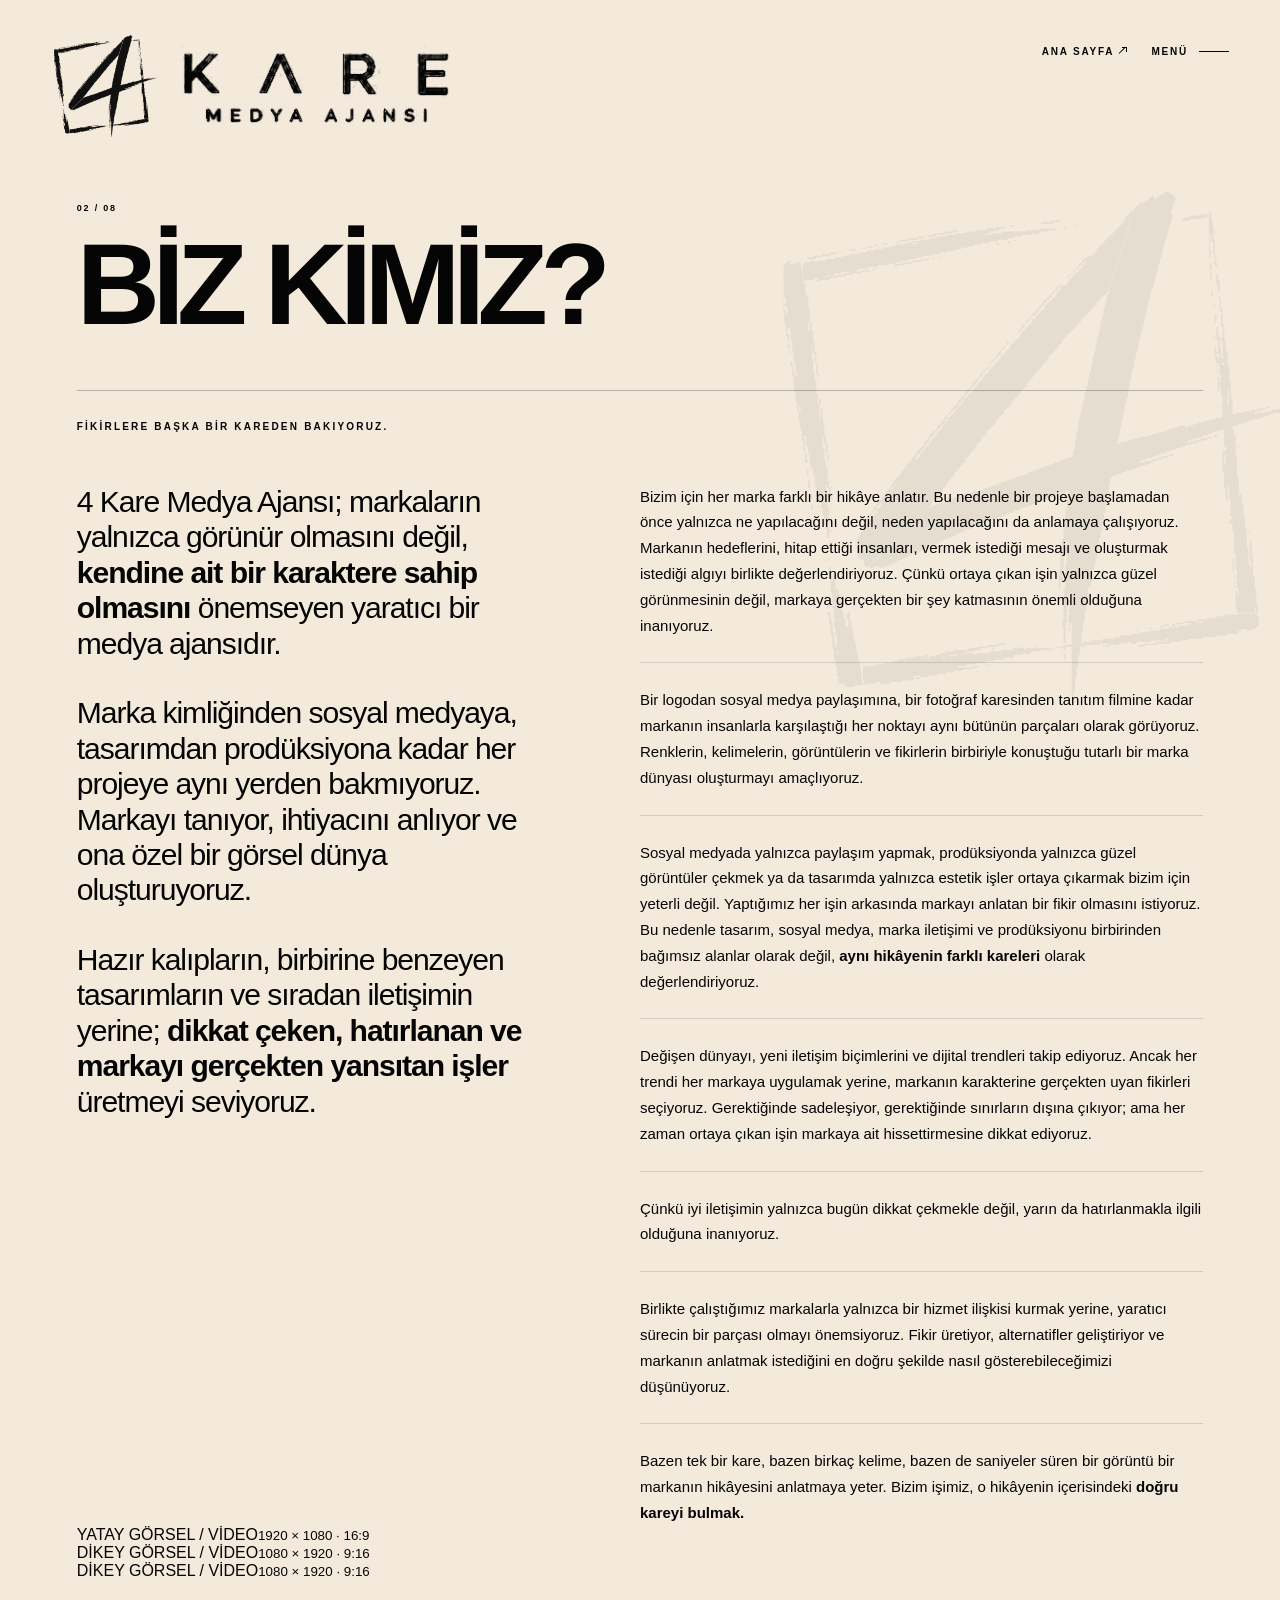
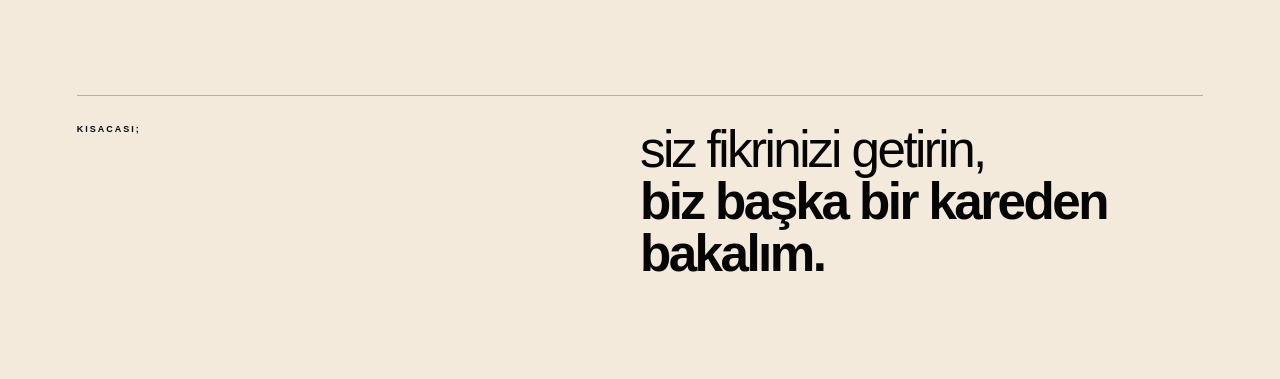
<file: biz-kimiz.html>
<!DOCTYPE html>
<html lang="tr">
<head>
    <meta charset="UTF-8">
    <meta name="viewport" content="width=device-width, initial-scale=1.0">
    <title>BİZ KİMİZ? — 4 Kare Medya Ajansı</title>
    <link rel="stylesheet" href="css/style.css">
</head>
<body style="overflow:auto;background:#f3eadc;">
    <header class="inner-header">
        <a class="inner-brand" href="index.html?direct=1">
            <img src="assets/logo/4kare-logo-son.svg" alt="4 Kare">
            <img class="inner-brand-name" src="assets/logo/isim-logo.png" alt="">
        </a>
        <div class="inner-header-actions"><a class="inner-menu-link" href="index.html?direct=1">ANA SAYFA <span class="css-external-arrow" aria-hidden="true"></span></a><button class="inner-menu-button" data-inner-menu-open type="button" aria-label="Menüyü aç" aria-expanded="false">MENÜ <span></span></button></div>
    </header>

    <main class="inner-page">
        <div class="inner-watermark" aria-hidden="true"><img src="assets/logo/4kare-logo-son.svg" alt=""></div>
        <div class="page-number">02 / 08</div>
        <h1>BİZ KİMİZ?</h1>
        <section class="about-story" aria-label="4 Kare Medya Ajansı hakkında">
            <div class="about-story-kicker">FİKİRLERE BAŞKA BİR KAREDEN BAKIYORUZ.</div>
            <div class="about-story-grid">
                <div class="about-story-lead">
                    <p>4 Kare Medya Ajansı; markaların yalnızca görünür olmasını değil, <strong>kendine ait bir karaktere sahip olmasını</strong> önemseyen yaratıcı bir medya ajansıdır.</p>
                    <p>Marka kimliğinden sosyal medyaya, tasarımdan prodüksiyona kadar her projeye aynı yerden bakmıyoruz. Markayı tanıyor, ihtiyacını anlıyor ve ona özel bir görsel dünya oluşturuyoruz.</p>
                    <p>Hazır kalıpların, birbirine benzeyen tasarımların ve sıradan iletişimin yerine; <strong>dikkat çeken, hatırlanan ve markayı gerçekten yansıtan işler</strong> üretmeyi seviyoruz.</p>
                </div>
                <div class="about-story-copy">
                    <p>Bizim için her marka farklı bir hikâye anlatır. Bu nedenle bir projeye başlamadan önce yalnızca ne yapılacağını değil, neden yapılacağını da anlamaya çalışıyoruz. Markanın hedeflerini, hitap ettiği insanları, vermek istediği mesajı ve oluşturmak istediği algıyı birlikte değerlendiriyoruz. Çünkü ortaya çıkan işin yalnızca güzel görünmesinin değil, markaya gerçekten bir şey katmasının önemli olduğuna inanıyoruz.</p>
                    <p>Bir logodan sosyal medya paylaşımına, bir fotoğraf karesinden tanıtım filmine kadar markanın insanlarla karşılaştığı her noktayı aynı bütünün parçaları olarak görüyoruz. Renklerin, kelimelerin, görüntülerin ve fikirlerin birbiriyle konuştuğu tutarlı bir marka dünyası oluşturmayı amaçlıyoruz.</p>
                    <p>Sosyal medyada yalnızca paylaşım yapmak, prodüksiyonda yalnızca güzel görüntüler çekmek ya da tasarımda yalnızca estetik işler ortaya çıkarmak bizim için yeterli değil. Yaptığımız her işin arkasında markayı anlatan bir fikir olmasını istiyoruz. Bu nedenle tasarım, sosyal medya, marka iletişimi ve prodüksiyonu birbirinden bağımsız alanlar olarak değil, <strong>aynı hikâyenin farklı kareleri</strong> olarak değerlendiriyoruz.</p>
                    <p>Değişen dünyayı, yeni iletişim biçimlerini ve dijital trendleri takip ediyoruz. Ancak her trendi her markaya uygulamak yerine, markanın karakterine gerçekten uyan fikirleri seçiyoruz. Gerektiğinde sadeleşiyor, gerektiğinde sınırların dışına çıkıyor; ama her zaman ortaya çıkan işin markaya ait hissettirmesine dikkat ediyoruz.</p>
                    <p>Çünkü iyi iletişimin yalnızca bugün dikkat çekmekle değil, yarın da hatırlanmakla ilgili olduğuna inanıyoruz.</p>
                    <p>Birlikte çalıştığımız markalarla yalnızca bir hizmet ilişkisi kurmak yerine, yaratıcı sürecin bir parçası olmayı önemsiyoruz. Fikir üretiyor, alternatifler geliştiriyor ve markanın anlatmak istediğini en doğru şekilde nasıl gösterebileceğimizi düşünüyoruz.</p>
                    <p>Bazen tek bir kare, bazen birkaç kelime, bazen de saniyeler süren bir görüntü bir markanın hikâyesini anlatmaya yeter. Bizim işimiz, o hikâyenin içerisindeki <strong>doğru kareyi bulmak.</strong></p>
                </div>
            </div>

            <section class="admin-media-zone" data-admin-media-zone aria-label="Medya alanı">
                <div class="admin-media-slot admin-media-horizontal" data-media-orientation="horizontal" data-media-size="1920x1080">
                    <span>YATAY GÖRSEL / VİDEO</span><small>1920 × 1080 · 16:9</small>
                </div>
                <div class="admin-media-slot admin-media-vertical" data-media-orientation="vertical" data-media-size="1080x1920">
                    <span>DİKEY GÖRSEL / VİDEO</span><small>1080 × 1920 · 9:16</small>
                </div>
                <div class="admin-media-slot admin-media-vertical" data-media-orientation="vertical" data-media-size="1080x1920">
                    <span>DİKEY GÖRSEL / VİDEO</span><small>1080 × 1920 · 9:16</small>
                </div>
            </section>
            <div class="about-story-finale">
                <span>KISACASI;</span>
                <p>siz fikrinizi getirin,<br><strong>biz başka bir kareden bakalım.</strong></p>
            </div>
        </section>
    </main>
<nav id="fullscreen-menu" aria-hidden="true">
<div class="menu-top"><span class="menu-label">4 KARE / MENÜ</span><button id="menu-close" type="button">KAPAT <span>×</span></button></div>
<div class="menu-layout"><div class="menu-links">
<a href="index.html?direct=1"><small>01</small><span>ANA SAYFA</span></a>
<a href="biz-kimiz.html"><small>02</small><span>BİZ KİMİZ?</span></a>
<a href="calismalarimiz.html"><small>03</small><span>ÇALIŞMALARIMIZ</span></a>
<a href="marka.html"><small>04</small><span>MARKA</span></a>
<a href="sosyal-medya.html"><small>05</small><span>SOSYAL MEDYA</span></a>
<a href="produksiyon.html"><small>06</small><span>PRODÜKSİYON</span></a>
<a href="tasarim.html"><small>07</small><span>TASARIM</span></a>
<a href="iletisim.html"><small>08</small><span>İLETİŞİM</span></a>
</div><div class="menu-contact"><p class="menu-contact-title">BİZE ULAŞIN</p><a href="tel:+905373500977">+90 537 350 09 77</a><p>KÜTAHYA / TÜRKİYE</p><div class="menu-social"><span>INSTAGRAM</span><span>BEHANCE</span></div></div></div>
<div class="menu-signature">Markana ba<span class="fixed-s">s</span>ka bir Kareden Bak.</div></nav>
<script src="js/inner-menu.js"></script>
</body>
</html>
</file>
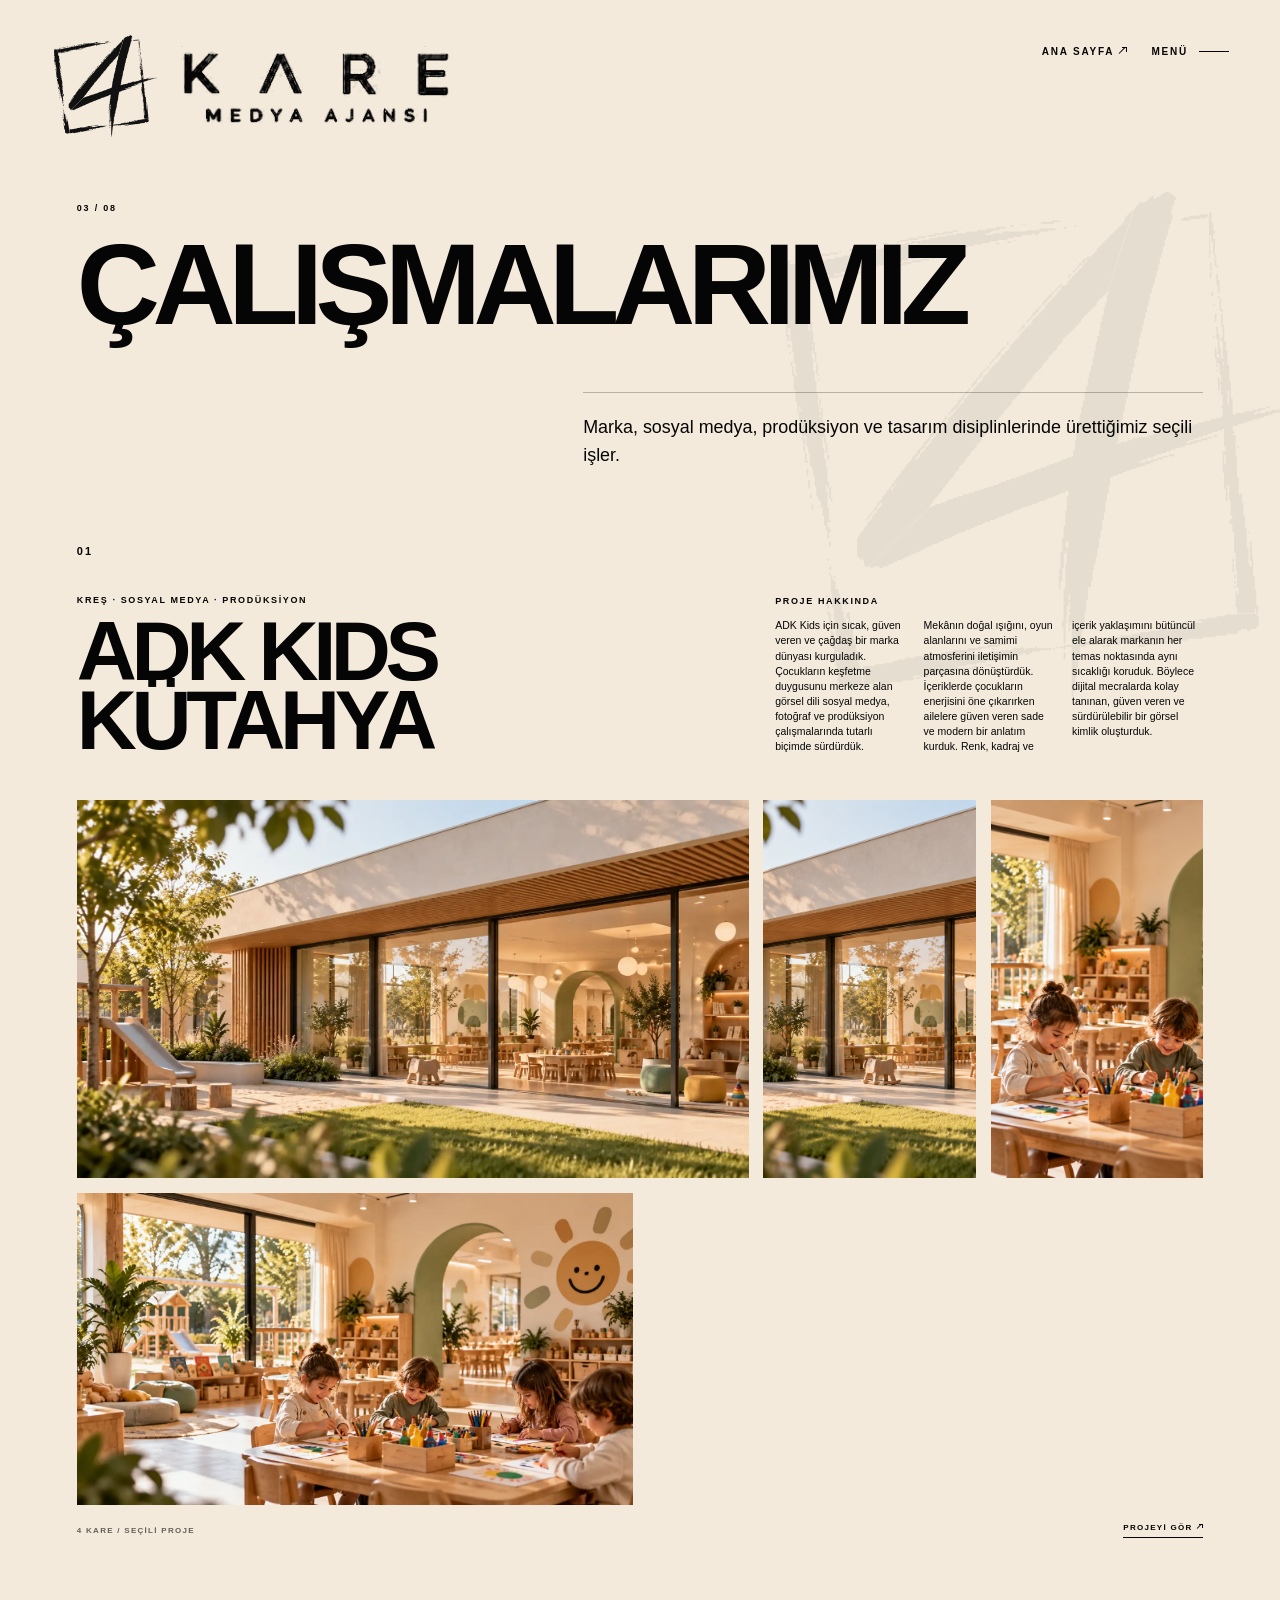
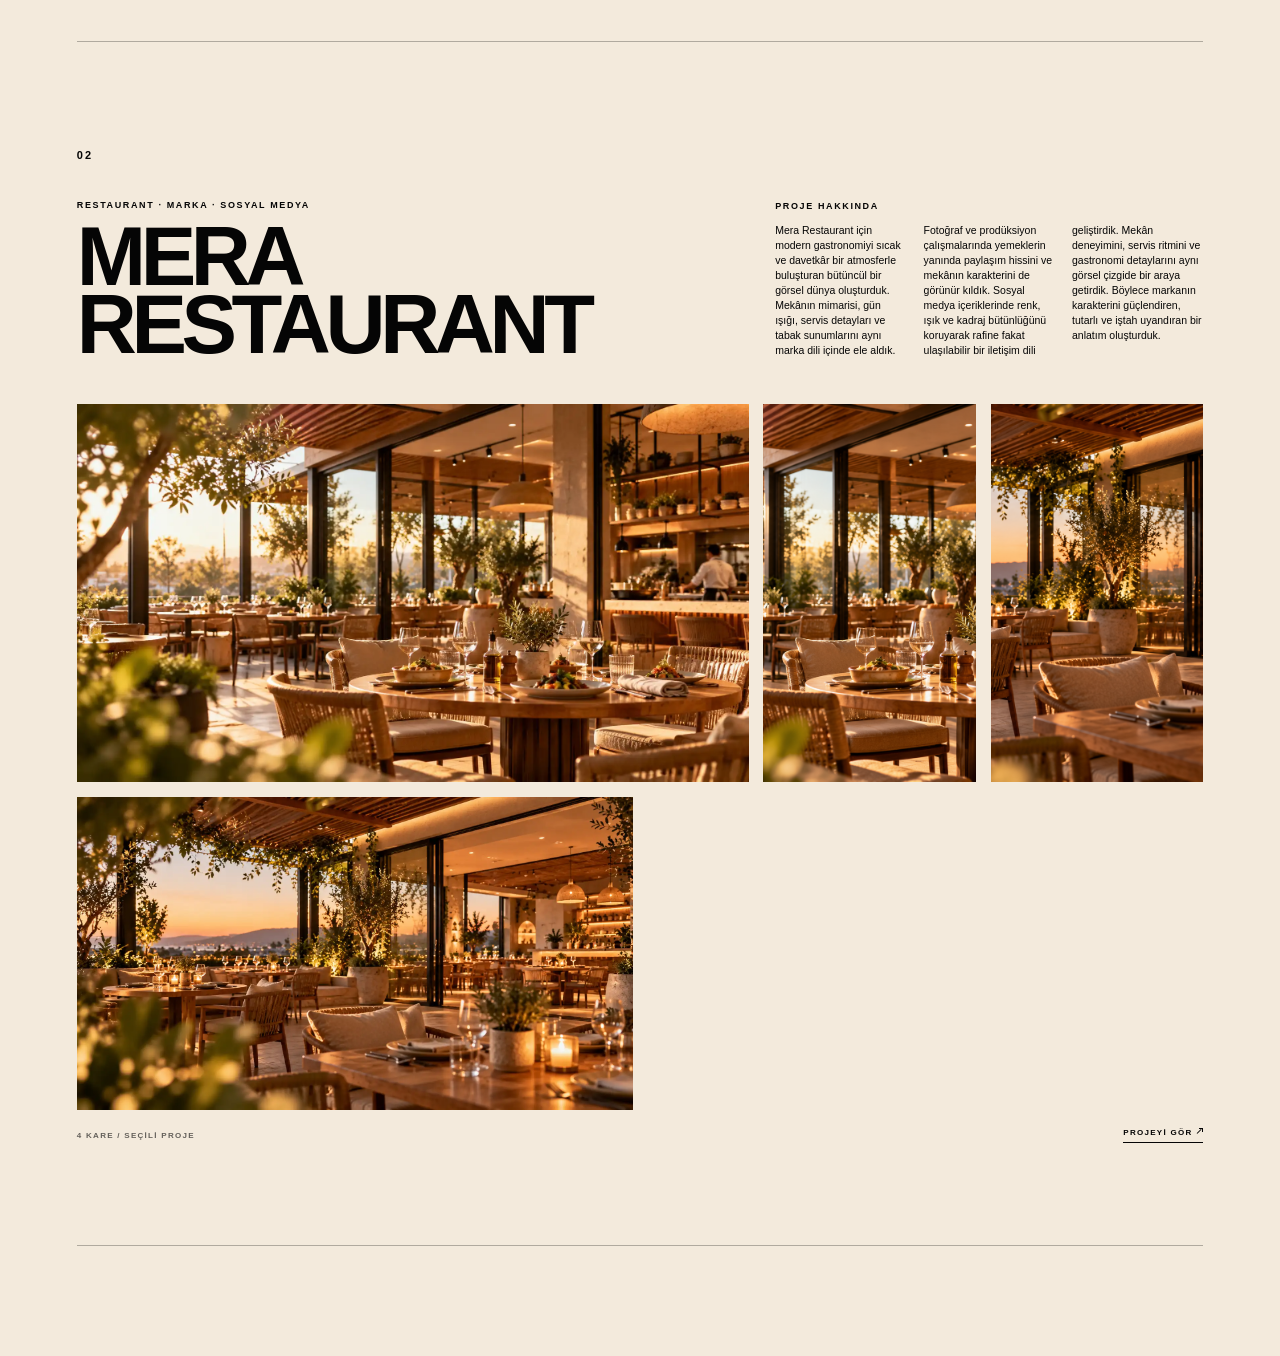
<file: calismalarimiz.html>
<!DOCTYPE html>
<html lang="tr">
<head>
    <meta charset="UTF-8">
    <meta name="viewport" content="width=device-width, initial-scale=1.0">
    <title>ÇALIŞMALARIMIZ — 4 Kare Medya Ajansı</title>
    <link rel="stylesheet" href="css/style.css?v=works-three-cols-v12">
</head>
<body style="overflow:auto;background:#f3eadc;" class="works-page-body">
    <header class="inner-header">
        <a class="inner-brand" href="index.html?direct=1">
            <img src="assets/logo/4kare-logo-son.svg" alt="4 Kare">
            <img class="inner-brand-name" src="assets/logo/isim-logo.png" alt="">
        </a>
        <div class="inner-header-actions"><a class="inner-menu-link" href="index.html?direct=1">ANA SAYFA <span class="css-external-arrow" aria-hidden="true"></span></a><button class="inner-menu-button" data-inner-menu-open type="button" aria-label="Menüyü aç" aria-expanded="false">MENÜ <span></span></button></div>
    </header>

    <main class="inner-page works-page">
        <div class="inner-watermark" aria-hidden="true"><img src="assets/logo/4kare-logo-son.svg" alt=""></div>
        <div class="page-number">03 / 08</div>
        <h1 class="works-mobile-title">ÇALIŞMALARIMIZ</h1>
        <p class="page-intro">Marka, sosyal medya, prodüksiyon ve tasarım disiplinlerinde ürettiğimiz seçili işler.</p>
        <section class="works-archive works-showcase" aria-label="Projeler">
            <article class="work-project">
                <header class="work-project-head">
                    <div class="work-project-index">01</div>
                    <div class="work-project-title">
                        <p>KREŞ · SOSYAL MEDYA · PRODÜKSİYON</p>
                        <h2>ADK KIDS KÜTAHYA</h2>
                    </div>
                    <div class="work-project-desc"><span class="work-project-desc-label">PROJE HAKKINDA</span><p>ADK Kids için sıcak, güven veren ve çağdaş bir marka dünyası kurguladık. Çocukların keşfetme duygusunu merkeze alan görsel dili sosyal medya, fotoğraf ve prodüksiyon çalışmalarında tutarlı biçimde sürdürdük. Mekânın doğal ışığını, oyun alanlarını ve samimi atmosferini iletişimin parçasına dönüştürdük. İçeriklerde çocukların enerjisini öne çıkarırken ailelere güven veren sade ve modern bir anlatım kurduk. Renk, kadraj ve içerik yaklaşımını bütüncül ele alarak markanın her temas noktasında aynı sıcaklığı koruduk. Böylece dijital mecralarda kolay tanınan, güven veren ve sürdürülebilir bir görsel kimlik oluşturduk.</p></div>
                </header>

                <div class="work-media-grid" aria-label="ADK Kids proje medyaları">
                    <div class="work-media-row work-media-row-1h2v">
                        <figure class="work-media work-media-wide" data-format="horizontal" data-standard="1920x1080"><img src="assets/work/adk1.webp" alt="ADK Kids Kütahya proje görseli 1" loading="lazy"></figure>
                        <figure class="work-media work-media-portrait" data-format="vertical" data-standard="1080x1920"><img src="assets/work/adk-kids-01.png" alt="ADK Kids Kütahya proje görseli 2" loading="lazy"></figure>
                        <figure class="work-media work-media-portrait" data-format="vertical" data-standard="1080x1920"><img src="assets/work/adk-kids-02.png" alt="ADK Kids Kütahya proje görseli 3" loading="lazy"></figure>
                    </div>
                    <div class="work-media-row work-media-row-2h">
                        <figure class="work-media work-media-wide" data-format="horizontal" data-standard="1920x1080"><img src="assets/work/adk2.webp" alt="ADK Kids Kütahya proje görseli 4" loading="lazy"></figure>
                    </div>
                </div>

                <div class="work-project-foot"><span>4 KARE / SEÇİLİ PROJE</span><a href="#">PROJEYİ GÖR <span class="css-external-arrow" aria-hidden="true"></span></a></div>
            </article>

            <article class="work-project">
                <header class="work-project-head">
                    <div class="work-project-index">02</div>
                    <div class="work-project-title">
                        <p>RESTAURANT · MARKA · SOSYAL MEDYA</p>
                        <h2>MERA RESTAURANT</h2>
                    </div>
                    <div class="work-project-desc"><span class="work-project-desc-label">PROJE HAKKINDA</span><p>Mera Restaurant için modern gastronomiyi sıcak ve davetkâr bir atmosferle buluşturan bütüncül bir görsel dünya oluşturduk. Mekânın mimarisi, gün ışığı, servis detayları ve tabak sunumlarını aynı marka dili içinde ele aldık. Fotoğraf ve prodüksiyon çalışmalarında yemeklerin yanında paylaşım hissini ve mekânın karakterini de görünür kıldık. Sosyal medya içeriklerinde renk, ışık ve kadraj bütünlüğünü koruyarak rafine fakat ulaşılabilir bir iletişim dili geliştirdik. Mekân deneyimini, servis ritmini ve gastronomi detaylarını aynı görsel çizgide bir araya getirdik. Böylece markanın karakterini güçlendiren, tutarlı ve iştah uyandıran bir anlatım oluşturduk.</p></div>
                </header>

                <div class="work-media-grid" aria-label="Mera Restaurant proje medyaları">
                    <div class="work-media-row work-media-row-1h2v">
                        <figure class="work-media work-media-wide" data-format="horizontal" data-standard="1920x1080"><img src="assets/work/res1.webp" alt="Mera Restaurant proje görseli 1" loading="lazy"></figure>
                        <figure class="work-media work-media-portrait" data-format="vertical" data-standard="1080x1920"><img src="assets/work/mera-restaurant-01.png" alt="Mera Restaurant proje görseli 2" loading="lazy"></figure>
                        <figure class="work-media work-media-portrait" data-format="vertical" data-standard="1080x1920"><img src="assets/work/mera-restaurant-02.png" alt="Mera Restaurant proje görseli 3" loading="lazy"></figure>
                    </div>
                    <div class="work-media-row work-media-row-2h">
                        <figure class="work-media work-media-wide" data-format="horizontal" data-standard="1920x1080"><img src="assets/work/res2.webp" alt="Mera Restaurant proje görseli 4" loading="lazy"></figure>
                    </div>
                </div>

                <div class="work-project-foot"><span>4 KARE / SEÇİLİ PROJE</span><a href="#">PROJEYİ GÖR <span class="css-external-arrow" aria-hidden="true"></span></a></div>
            </article>
        </section>
    </main>
<nav id="fullscreen-menu" aria-hidden="true">
<div class="menu-top"><span class="menu-label">4 KARE / MENÜ</span><button id="menu-close" type="button">KAPAT <span>×</span></button></div>
<div class="menu-layout"><div class="menu-links">
<a href="index.html?direct=1"><small>01</small><span>ANA SAYFA</span></a>
<a href="biz-kimiz.html"><small>02</small><span>BİZ KİMİZ?</span></a>
<a href="calismalarimiz.html"><small>03</small><span>ÇALIŞMALARIMIZ</span></a>
<a href="marka.html"><small>04</small><span>MARKA</span></a>
<a href="sosyal-medya.html"><small>05</small><span>SOSYAL MEDYA</span></a>
<a href="produksiyon.html"><small>06</small><span>PRODÜKSİYON</span></a>
<a href="tasarim.html"><small>07</small><span>TASARIM</span></a>
<a href="iletisim.html"><small>08</small><span>İLETİŞİM</span></a>
</div><div class="menu-contact"><p class="menu-contact-title">BİZE ULAŞIN</p><a href="tel:+905373500977">+90 537 350 09 77</a><p>KÜTAHYA / TÜRKİYE</p><div class="menu-social"><span>INSTAGRAM</span><span>BEHANCE</span></div></div></div>
<div class="menu-signature">Markana ba<span class="fixed-s">s</span>ka bir Kareden Bak.</div></nav>
<script src="js/inner-menu.js"></script>
</body>
</html>
</file>
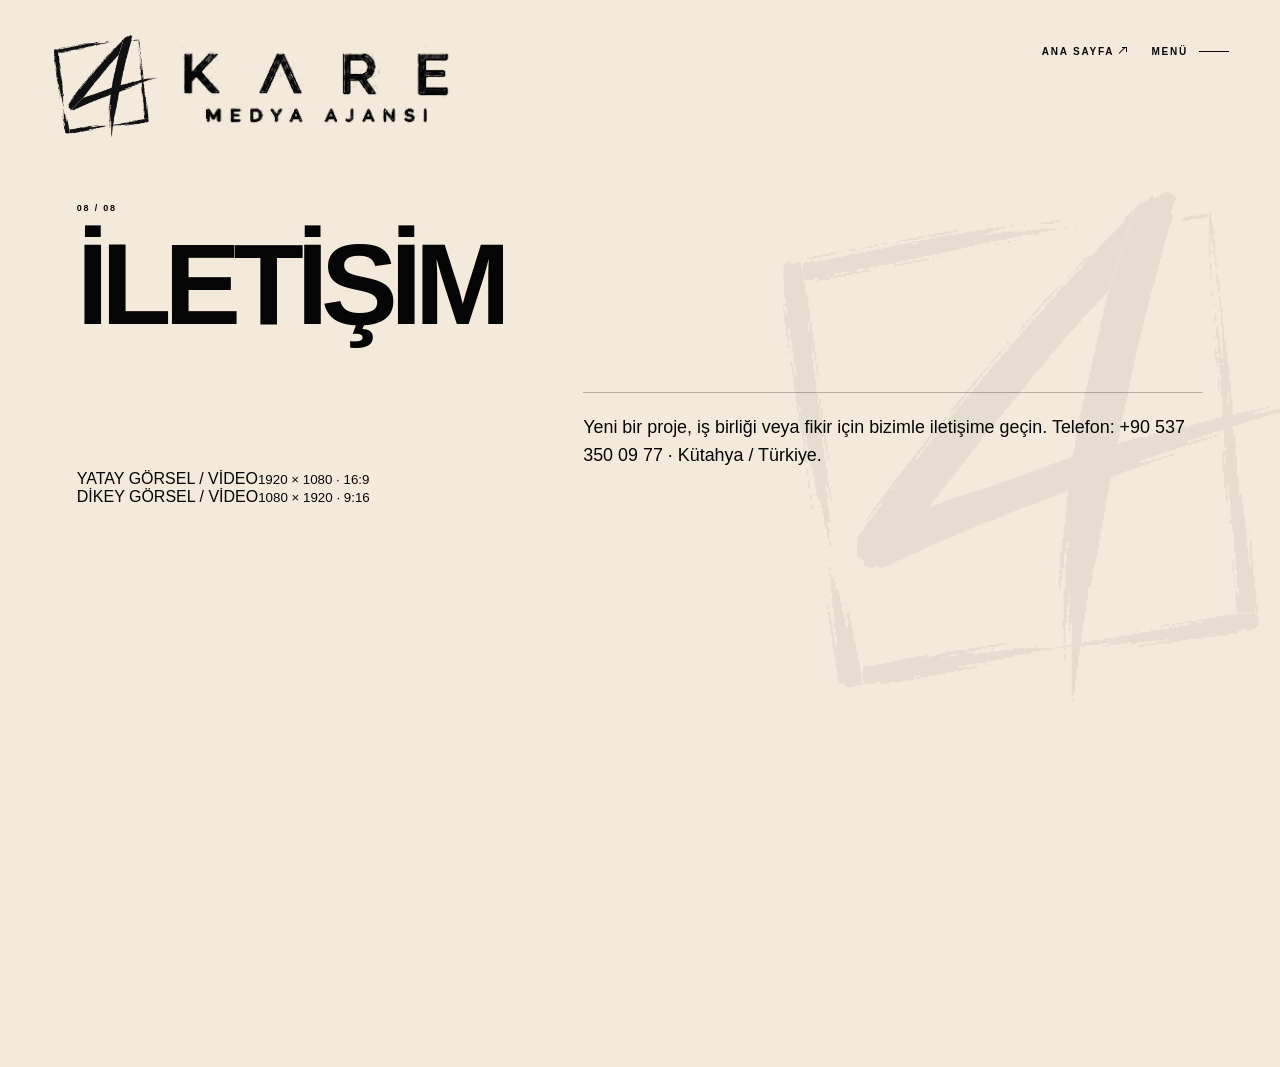
<file: iletisim.html>
<!DOCTYPE html>
<html lang="tr">
<head>
    <meta charset="UTF-8">
    <meta name="viewport" content="width=device-width, initial-scale=1.0">
    <title>İLETİŞİM — 4 Kare Medya Ajansı</title>
    <link rel="stylesheet" href="css/style.css">
</head>
<body style="overflow:auto;background:#f3eadc;">
    <header class="inner-header">
        <a class="inner-brand" href="index.html?direct=1">
            <img src="assets/logo/4kare-logo-son.svg" alt="4 Kare">
            <img class="inner-brand-name" src="assets/logo/isim-logo.png" alt="">
        </a>
        <div class="inner-header-actions"><a class="inner-menu-link" href="index.html?direct=1">ANA SAYFA <span class="css-external-arrow" aria-hidden="true"></span></a><button class="inner-menu-button" data-inner-menu-open type="button" aria-label="Menüyü aç" aria-expanded="false">MENÜ <span></span></button></div>
    </header>

    <main class="inner-page">
        <div class="inner-watermark" aria-hidden="true"><img src="assets/logo/4kare-logo-son.svg" alt=""></div>
        <div class="page-number">08 / 08</div>
        <h1>İLETİŞİM</h1>
        <p class="page-intro">Yeni bir proje, iş birliği veya fikir için bizimle iletişime geçin. Telefon: +90 537 350 09 77 · Kütahya / Türkiye.</p>
        <section class="admin-media-zone admin-media-zone-contact" data-admin-media-zone aria-label="İletişim medya alanı">
            <div class="admin-media-slot admin-media-horizontal" data-media-orientation="horizontal" data-media-size="1920x1080">
                <span>YATAY GÖRSEL / VİDEO</span><small>1920 × 1080 · 16:9</small>
            </div>
            <div class="admin-media-slot admin-media-vertical" data-media-orientation="vertical" data-media-size="1080x1920">
                <span>DİKEY GÖRSEL / VİDEO</span><small>1080 × 1920 · 9:16</small>
            </div>
        </section>
    </main>
<nav id="fullscreen-menu" aria-hidden="true">
<div class="menu-top"><span class="menu-label">4 KARE / MENÜ</span><button id="menu-close" type="button">KAPAT <span>×</span></button></div>
<div class="menu-layout"><div class="menu-links">
<a href="index.html?direct=1"><small>01</small><span>ANA SAYFA</span></a>
<a href="biz-kimiz.html"><small>02</small><span>BİZ KİMİZ?</span></a>
<a href="calismalarimiz.html"><small>03</small><span>ÇALIŞMALARIMIZ</span></a>
<a href="marka.html"><small>04</small><span>MARKA</span></a>
<a href="sosyal-medya.html"><small>05</small><span>SOSYAL MEDYA</span></a>
<a href="produksiyon.html"><small>06</small><span>PRODÜKSİYON</span></a>
<a href="tasarim.html"><small>07</small><span>TASARIM</span></a>
<a href="iletisim.html"><small>08</small><span>İLETİŞİM</span></a>
</div><div class="menu-contact"><p class="menu-contact-title">BİZE ULAŞIN</p><a href="tel:+905373500977">+90 537 350 09 77</a><p>KÜTAHYA / TÜRKİYE</p><div class="menu-social"><span>INSTAGRAM</span><span>BEHANCE</span></div></div></div>
<div class="menu-signature">Markana ba<span class="fixed-s">s</span>ka bir Kareden Bak.</div></nav>
<script src="js/inner-menu.js"></script>
</body>
</html>
</file>
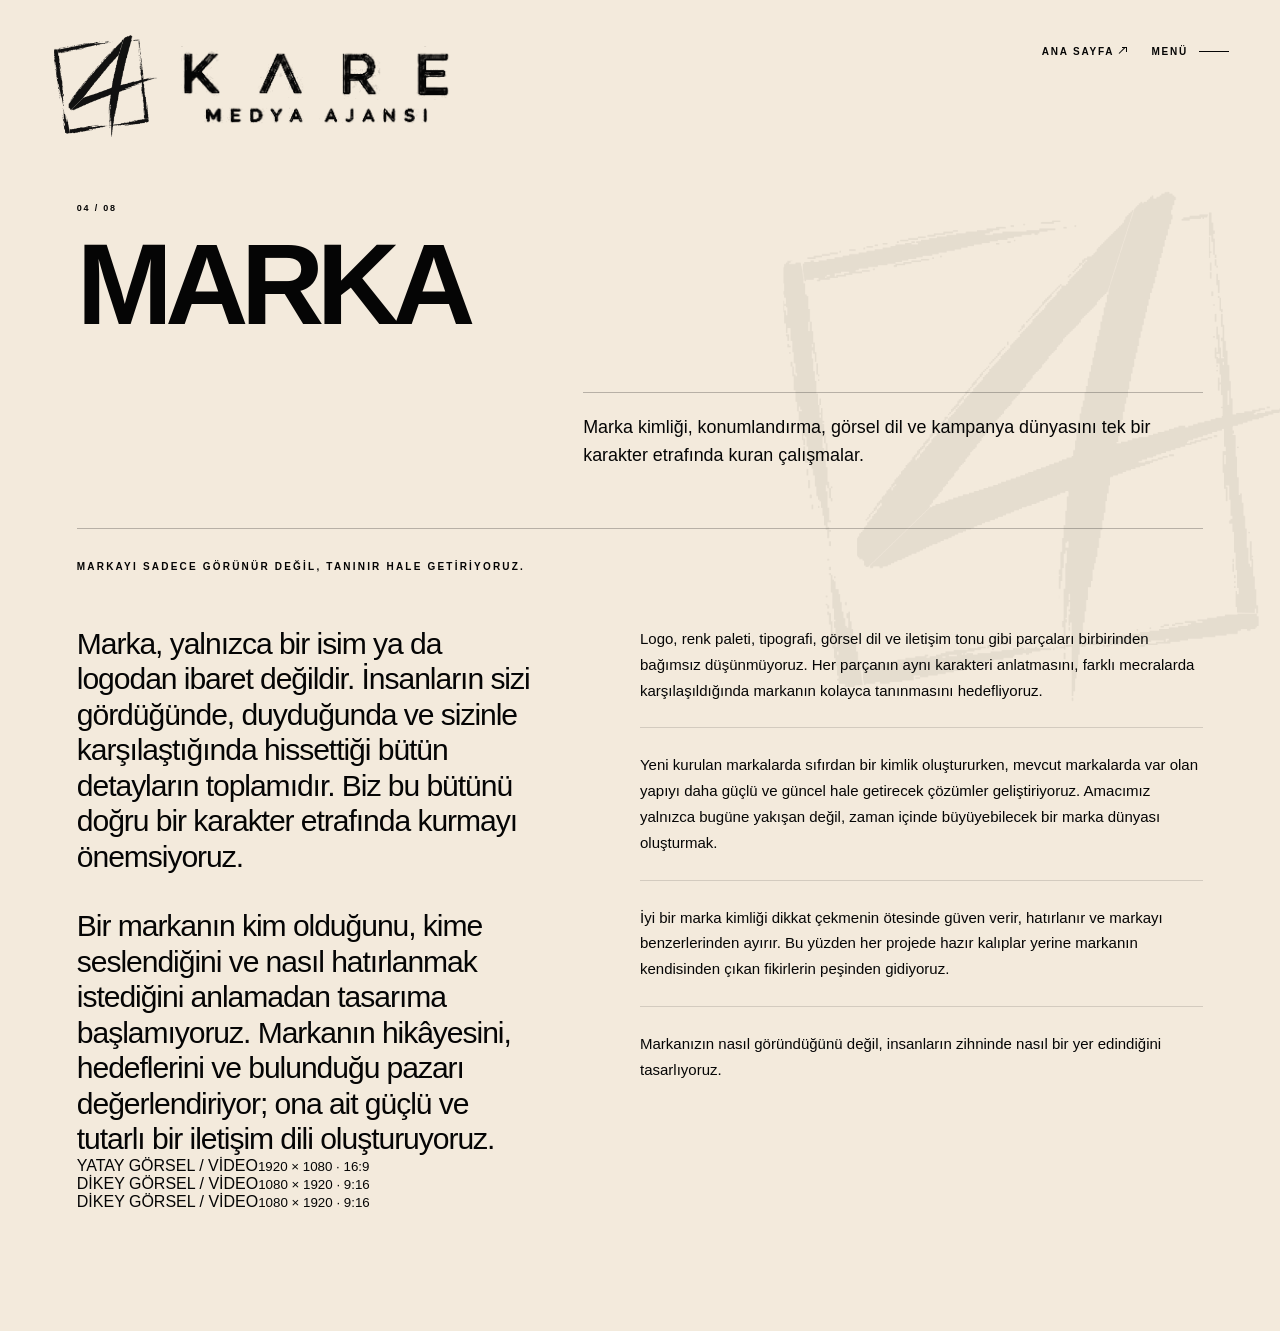
<file: marka.html>
<!DOCTYPE html>
<html lang="tr">
<head>
    <meta charset="UTF-8">
    <meta name="viewport" content="width=device-width, initial-scale=1.0">
    <title>MARKA — 4 Kare Medya Ajansı</title>
    <link rel="stylesheet" href="css/style.css">
</head>
<body style="overflow:auto;background:#f3eadc;">
    <header class="inner-header">
        <a class="inner-brand" href="index.html?direct=1">
            <img src="assets/logo/4kare-logo-son.svg" alt="4 Kare">
            <img class="inner-brand-name" src="assets/logo/isim-logo.png" alt="">
        </a>
        <div class="inner-header-actions"><a class="inner-menu-link" href="index.html?direct=1">ANA SAYFA <span class="css-external-arrow" aria-hidden="true"></span></a><button class="inner-menu-button" data-inner-menu-open type="button" aria-label="Menüyü aç" aria-expanded="false">MENÜ <span></span></button></div>
    </header>

    <main class="inner-page">
        <div class="inner-watermark" aria-hidden="true"><img src="assets/logo/4kare-logo-son.svg" alt=""></div>
        <div class="page-number">04 / 08</div>
        <h1>MARKA</h1>
        <p class="page-intro">Marka kimliği, konumlandırma, görsel dil ve kampanya dünyasını tek bir karakter etrafında kuran çalışmalar.</p>
        <section class="service-story" aria-label="Hizmet detayları">
            <div class="service-story-kicker">MARKAYI SADECE GÖRÜNÜR DEĞİL, TANINIR HALE GETİRİYORUZ.</div>
            <div class="service-story-grid">
                <div class="service-story-lead"><p>Marka, yalnızca bir isim ya da logodan ibaret değildir. İnsanların sizi gördüğünde, duyduğunda ve sizinle karşılaştığında hissettiği bütün detayların toplamıdır. Biz bu bütünü doğru bir karakter etrafında kurmayı önemsiyoruz.</p><p>Bir markanın kim olduğunu, kime seslendiğini ve nasıl hatırlanmak istediğini anlamadan tasarıma başlamıyoruz. Markanın hikâyesini, hedeflerini ve bulunduğu pazarı değerlendiriyor; ona ait güçlü ve tutarlı bir iletişim dili oluşturuyoruz.</p></div>
                <div class="service-story-copy"><p>Logo, renk paleti, tipografi, görsel dil ve iletişim tonu gibi parçaları birbirinden bağımsız düşünmüyoruz. Her parçanın aynı karakteri anlatmasını, farklı mecralarda karşılaşıldığında markanın kolayca tanınmasını hedefliyoruz.</p><p>Yeni kurulan markalarda sıfırdan bir kimlik oluştururken, mevcut markalarda var olan yapıyı daha güçlü ve güncel hale getirecek çözümler geliştiriyoruz. Amacımız yalnızca bugüne yakışan değil, zaman içinde büyüyebilecek bir marka dünyası oluşturmak.</p><p>İyi bir marka kimliği dikkat çekmenin ötesinde güven verir, hatırlanır ve markayı benzerlerinden ayırır. Bu yüzden her projede hazır kalıplar yerine markanın kendisinden çıkan fikirlerin peşinden gidiyoruz.</p><p>Markanızın nasıl göründüğünü değil, insanların zihninde nasıl bir yer edindiğini tasarlıyoruz.</p></div>
            </div>
            <section class="admin-media-zone" data-admin-media-zone aria-label="Medya alanı">
                <div class="admin-media-slot admin-media-horizontal" data-media-orientation="horizontal" data-media-size="1920x1080">
                    <span>YATAY GÖRSEL / VİDEO</span><small>1920 × 1080 · 16:9</small>
                </div>
                <div class="admin-media-slot admin-media-vertical" data-media-orientation="vertical" data-media-size="1080x1920">
                    <span>DİKEY GÖRSEL / VİDEO</span><small>1080 × 1920 · 9:16</small>
                </div>
                <div class="admin-media-slot admin-media-vertical" data-media-orientation="vertical" data-media-size="1080x1920">
                    <span>DİKEY GÖRSEL / VİDEO</span><small>1080 × 1920 · 9:16</small>
                </div>
            </section>
        </section>
    </main>
<nav id="fullscreen-menu" aria-hidden="true">
<div class="menu-top"><span class="menu-label">4 KARE / MENÜ</span><button id="menu-close" type="button">KAPAT <span>×</span></button></div>
<div class="menu-layout"><div class="menu-links">
<a href="index.html?direct=1"><small>01</small><span>ANA SAYFA</span></a>
<a href="biz-kimiz.html"><small>02</small><span>BİZ KİMİZ?</span></a>
<a href="calismalarimiz.html"><small>03</small><span>ÇALIŞMALARIMIZ</span></a>
<a href="marka.html"><small>04</small><span>MARKA</span></a>
<a href="sosyal-medya.html"><small>05</small><span>SOSYAL MEDYA</span></a>
<a href="produksiyon.html"><small>06</small><span>PRODÜKSİYON</span></a>
<a href="tasarim.html"><small>07</small><span>TASARIM</span></a>
<a href="iletisim.html"><small>08</small><span>İLETİŞİM</span></a>
</div><div class="menu-contact"><p class="menu-contact-title">BİZE ULAŞIN</p><a href="tel:+905373500977">+90 537 350 09 77</a><p>KÜTAHYA / TÜRKİYE</p><div class="menu-social"><span>INSTAGRAM</span><span>BEHANCE</span></div></div></div>
<div class="menu-signature">Markana ba<span class="fixed-s">s</span>ka bir Kareden Bak.</div></nav>
<script src="js/inner-menu.js"></script>
</body>
</html>
</file>
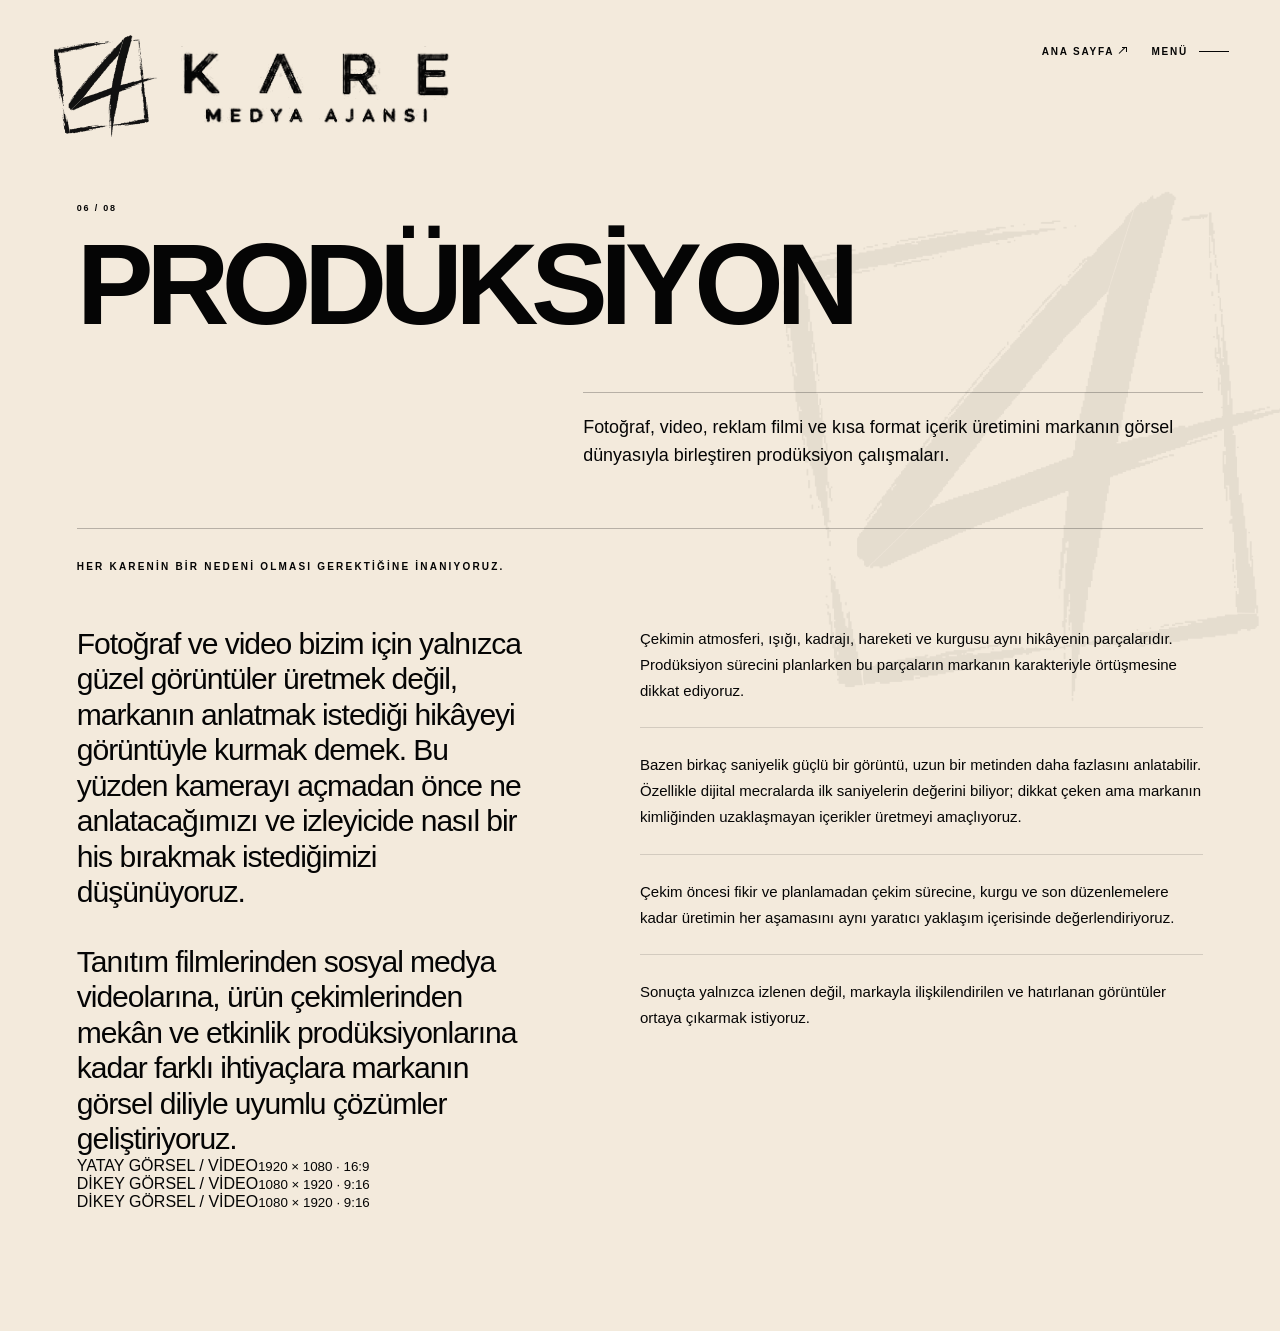
<file: produksiyon.html>
<!DOCTYPE html>
<html lang="tr">
<head>
    <meta charset="UTF-8">
    <meta name="viewport" content="width=device-width, initial-scale=1.0">
    <title>PRODÜKSİYON — 4 Kare Medya Ajansı</title>
    <link rel="stylesheet" href="css/style.css">
</head>
<body style="overflow:auto;background:#f3eadc;">
    <header class="inner-header">
        <a class="inner-brand" href="index.html?direct=1">
            <img src="assets/logo/4kare-logo-son.svg" alt="4 Kare">
            <img class="inner-brand-name" src="assets/logo/isim-logo.png" alt="">
        </a>
        <div class="inner-header-actions"><a class="inner-menu-link" href="index.html?direct=1">ANA SAYFA <span class="css-external-arrow" aria-hidden="true"></span></a><button class="inner-menu-button" data-inner-menu-open type="button" aria-label="Menüyü aç" aria-expanded="false">MENÜ <span></span></button></div>
    </header>

    <main class="inner-page">
        <div class="inner-watermark" aria-hidden="true"><img src="assets/logo/4kare-logo-son.svg" alt=""></div>
        <div class="page-number">06 / 08</div>
        <h1>PRODÜKSİYON</h1>
        <p class="page-intro">Fotoğraf, video, reklam filmi ve kısa format içerik üretimini markanın görsel dünyasıyla birleştiren prodüksiyon çalışmaları.</p>
        <section class="service-story" aria-label="Hizmet detayları">
            <div class="service-story-kicker">HER KARENİN BİR NEDENİ OLMASI GEREKTİĞİNE İNANIYORUZ.</div>
            <div class="service-story-grid">
                <div class="service-story-lead"><p>Fotoğraf ve video bizim için yalnızca güzel görüntüler üretmek değil, markanın anlatmak istediği hikâyeyi görüntüyle kurmak demek. Bu yüzden kamerayı açmadan önce ne anlatacağımızı ve izleyicide nasıl bir his bırakmak istediğimizi düşünüyoruz.</p><p>Tanıtım filmlerinden sosyal medya videolarına, ürün çekimlerinden mekân ve etkinlik prodüksiyonlarına kadar farklı ihtiyaçlara markanın görsel diliyle uyumlu çözümler geliştiriyoruz.</p></div>
                <div class="service-story-copy"><p>Çekimin atmosferi, ışığı, kadrajı, hareketi ve kurgusu aynı hikâyenin parçalarıdır. Prodüksiyon sürecini planlarken bu parçaların markanın karakteriyle örtüşmesine dikkat ediyoruz.</p><p>Bazen birkaç saniyelik güçlü bir görüntü, uzun bir metinden daha fazlasını anlatabilir. Özellikle dijital mecralarda ilk saniyelerin değerini biliyor; dikkat çeken ama markanın kimliğinden uzaklaşmayan içerikler üretmeyi amaçlıyoruz.</p><p>Çekim öncesi fikir ve planlamadan çekim sürecine, kurgu ve son düzenlemelere kadar üretimin her aşamasını aynı yaratıcı yaklaşım içerisinde değerlendiriyoruz.</p><p>Sonuçta yalnızca izlenen değil, markayla ilişkilendirilen ve hatırlanan görüntüler ortaya çıkarmak istiyoruz.</p></div>
            </div>
            <section class="admin-media-zone" data-admin-media-zone aria-label="Medya alanı">
                <div class="admin-media-slot admin-media-horizontal" data-media-orientation="horizontal" data-media-size="1920x1080">
                    <span>YATAY GÖRSEL / VİDEO</span><small>1920 × 1080 · 16:9</small>
                </div>
                <div class="admin-media-slot admin-media-vertical" data-media-orientation="vertical" data-media-size="1080x1920">
                    <span>DİKEY GÖRSEL / VİDEO</span><small>1080 × 1920 · 9:16</small>
                </div>
                <div class="admin-media-slot admin-media-vertical" data-media-orientation="vertical" data-media-size="1080x1920">
                    <span>DİKEY GÖRSEL / VİDEO</span><small>1080 × 1920 · 9:16</small>
                </div>
            </section>
        </section>
    </main>
<nav id="fullscreen-menu" aria-hidden="true">
<div class="menu-top"><span class="menu-label">4 KARE / MENÜ</span><button id="menu-close" type="button">KAPAT <span>×</span></button></div>
<div class="menu-layout"><div class="menu-links">
<a href="index.html?direct=1"><small>01</small><span>ANA SAYFA</span></a>
<a href="biz-kimiz.html"><small>02</small><span>BİZ KİMİZ?</span></a>
<a href="calismalarimiz.html"><small>03</small><span>ÇALIŞMALARIMIZ</span></a>
<a href="marka.html"><small>04</small><span>MARKA</span></a>
<a href="sosyal-medya.html"><small>05</small><span>SOSYAL MEDYA</span></a>
<a href="produksiyon.html"><small>06</small><span>PRODÜKSİYON</span></a>
<a href="tasarim.html"><small>07</small><span>TASARIM</span></a>
<a href="iletisim.html"><small>08</small><span>İLETİŞİM</span></a>
</div><div class="menu-contact"><p class="menu-contact-title">BİZE ULAŞIN</p><a href="tel:+905373500977">+90 537 350 09 77</a><p>KÜTAHYA / TÜRKİYE</p><div class="menu-social"><span>INSTAGRAM</span><span>BEHANCE</span></div></div></div>
<div class="menu-signature">Markana ba<span class="fixed-s">s</span>ka bir Kareden Bak.</div></nav>
<script src="js/inner-menu.js"></script>
</body>
</html>
</file>
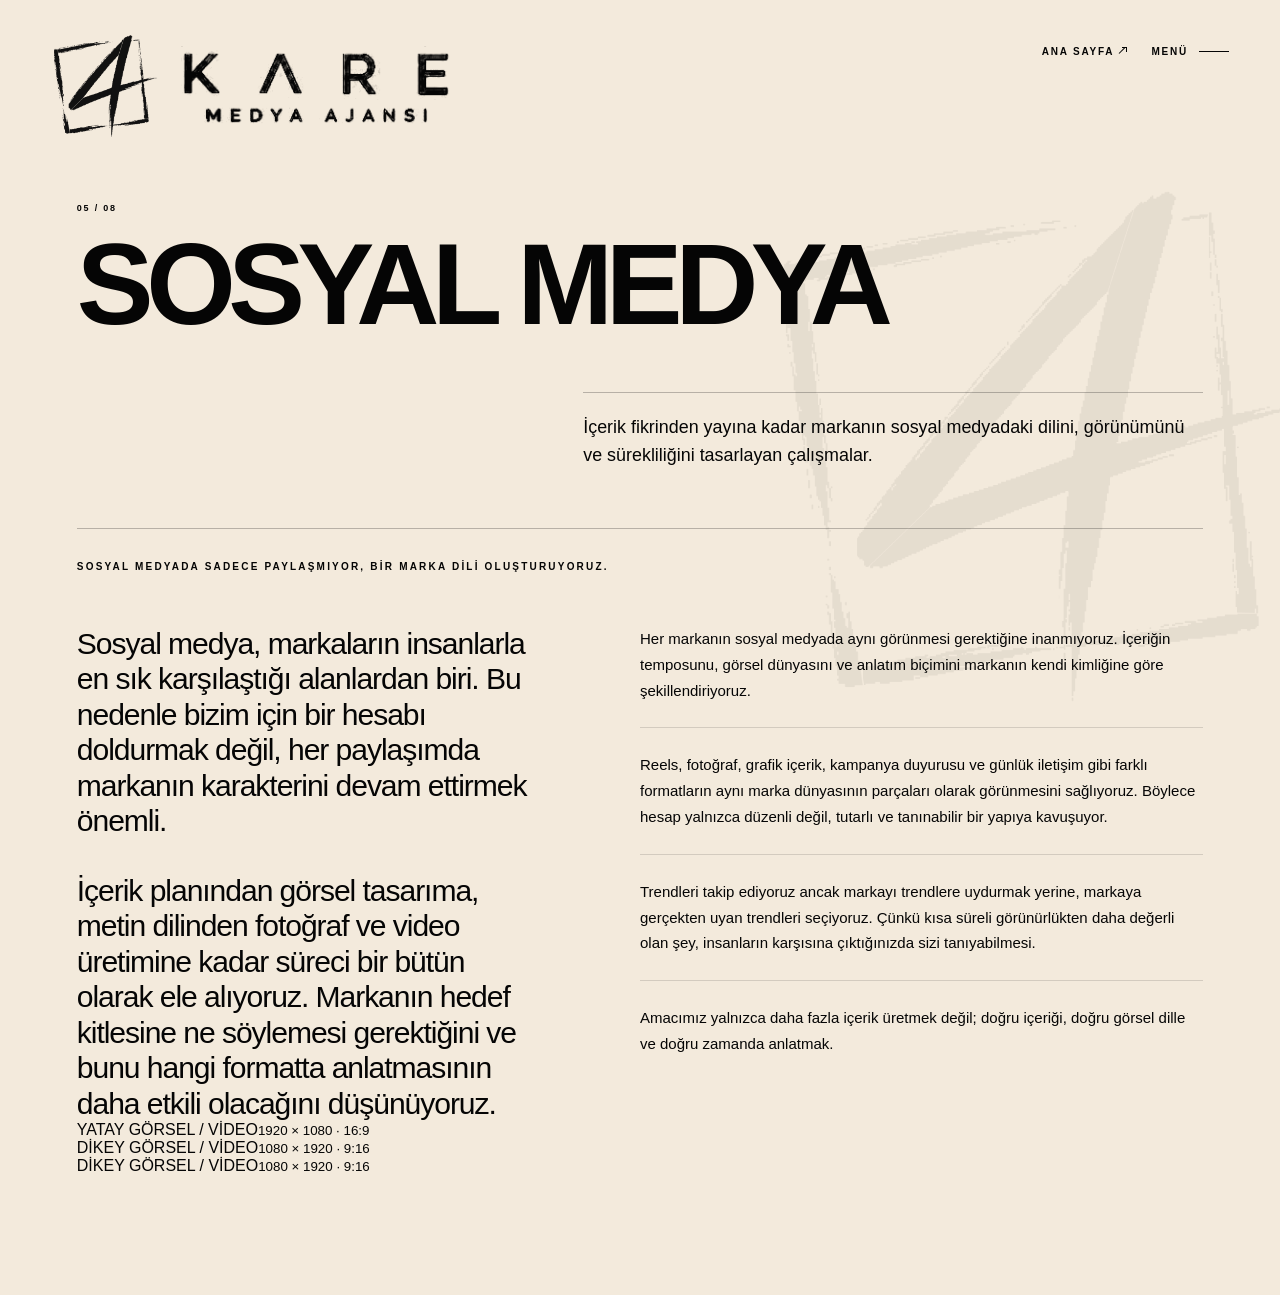
<file: sosyal-medya.html>
<!DOCTYPE html>
<html lang="tr">
<head>
    <meta charset="UTF-8">
    <meta name="viewport" content="width=device-width, initial-scale=1.0">
    <title>SOSYAL MEDYA — 4 Kare Medya Ajansı</title>
    <link rel="stylesheet" href="css/style.css">
</head>
<body style="overflow:auto;background:#f3eadc;">
    <header class="inner-header">
        <a class="inner-brand" href="index.html?direct=1">
            <img src="assets/logo/4kare-logo-son.svg" alt="4 Kare">
            <img class="inner-brand-name" src="assets/logo/isim-logo.png" alt="">
        </a>
        <div class="inner-header-actions"><a class="inner-menu-link" href="index.html?direct=1">ANA SAYFA <span class="css-external-arrow" aria-hidden="true"></span></a><button class="inner-menu-button" data-inner-menu-open type="button" aria-label="Menüyü aç" aria-expanded="false">MENÜ <span></span></button></div>
    </header>

    <main class="inner-page">
        <div class="inner-watermark" aria-hidden="true"><img src="assets/logo/4kare-logo-son.svg" alt=""></div>
        <div class="page-number">05 / 08</div>
        <h1>SOSYAL MEDYA</h1>
        <p class="page-intro">İçerik fikrinden yayına kadar markanın sosyal medyadaki dilini, görünümünü ve sürekliliğini tasarlayan çalışmalar.</p>
        <section class="service-story" aria-label="Hizmet detayları">
            <div class="service-story-kicker">SOSYAL MEDYADA SADECE PAYLAŞMIYOR, BİR MARKA DİLİ OLUŞTURUYORUZ.</div>
            <div class="service-story-grid">
                <div class="service-story-lead"><p>Sosyal medya, markaların insanlarla en sık karşılaştığı alanlardan biri. Bu nedenle bizim için bir hesabı doldurmak değil, her paylaşımda markanın karakterini devam ettirmek önemli.</p><p>İçerik planından görsel tasarıma, metin dilinden fotoğraf ve video üretimine kadar süreci bir bütün olarak ele alıyoruz. Markanın hedef kitlesine ne söylemesi gerektiğini ve bunu hangi formatta anlatmasının daha etkili olacağını düşünüyoruz.</p></div>
                <div class="service-story-copy"><p>Her markanın sosyal medyada aynı görünmesi gerektiğine inanmıyoruz. İçeriğin temposunu, görsel dünyasını ve anlatım biçimini markanın kendi kimliğine göre şekillendiriyoruz.</p><p>Reels, fotoğraf, grafik içerik, kampanya duyurusu ve günlük iletişim gibi farklı formatların aynı marka dünyasının parçaları olarak görünmesini sağlıyoruz. Böylece hesap yalnızca düzenli değil, tutarlı ve tanınabilir bir yapıya kavuşuyor.</p><p>Trendleri takip ediyoruz ancak markayı trendlere uydurmak yerine, markaya gerçekten uyan trendleri seçiyoruz. Çünkü kısa süreli görünürlükten daha değerli olan şey, insanların karşısına çıktığınızda sizi tanıyabilmesi.</p><p>Amacımız yalnızca daha fazla içerik üretmek değil; doğru içeriği, doğru görsel dille ve doğru zamanda anlatmak.</p></div>
            </div>
            <section class="admin-media-zone" data-admin-media-zone aria-label="Medya alanı">
                <div class="admin-media-slot admin-media-horizontal" data-media-orientation="horizontal" data-media-size="1920x1080">
                    <span>YATAY GÖRSEL / VİDEO</span><small>1920 × 1080 · 16:9</small>
                </div>
                <div class="admin-media-slot admin-media-vertical" data-media-orientation="vertical" data-media-size="1080x1920">
                    <span>DİKEY GÖRSEL / VİDEO</span><small>1080 × 1920 · 9:16</small>
                </div>
                <div class="admin-media-slot admin-media-vertical" data-media-orientation="vertical" data-media-size="1080x1920">
                    <span>DİKEY GÖRSEL / VİDEO</span><small>1080 × 1920 · 9:16</small>
                </div>
            </section>
        </section>
    </main>
<nav id="fullscreen-menu" aria-hidden="true">
<div class="menu-top"><span class="menu-label">4 KARE / MENÜ</span><button id="menu-close" type="button">KAPAT <span>×</span></button></div>
<div class="menu-layout"><div class="menu-links">
<a href="index.html?direct=1"><small>01</small><span>ANA SAYFA</span></a>
<a href="biz-kimiz.html"><small>02</small><span>BİZ KİMİZ?</span></a>
<a href="calismalarimiz.html"><small>03</small><span>ÇALIŞMALARIMIZ</span></a>
<a href="marka.html"><small>04</small><span>MARKA</span></a>
<a href="sosyal-medya.html"><small>05</small><span>SOSYAL MEDYA</span></a>
<a href="produksiyon.html"><small>06</small><span>PRODÜKSİYON</span></a>
<a href="tasarim.html"><small>07</small><span>TASARIM</span></a>
<a href="iletisim.html"><small>08</small><span>İLETİŞİM</span></a>
</div><div class="menu-contact"><p class="menu-contact-title">BİZE ULAŞIN</p><a href="tel:+905373500977">+90 537 350 09 77</a><p>KÜTAHYA / TÜRKİYE</p><div class="menu-social"><span>INSTAGRAM</span><span>BEHANCE</span></div></div></div>
<div class="menu-signature">Markana ba<span class="fixed-s">s</span>ka bir Kareden Bak.</div></nav>
<script src="js/inner-menu.js"></script>
</body>
</html>
</file>
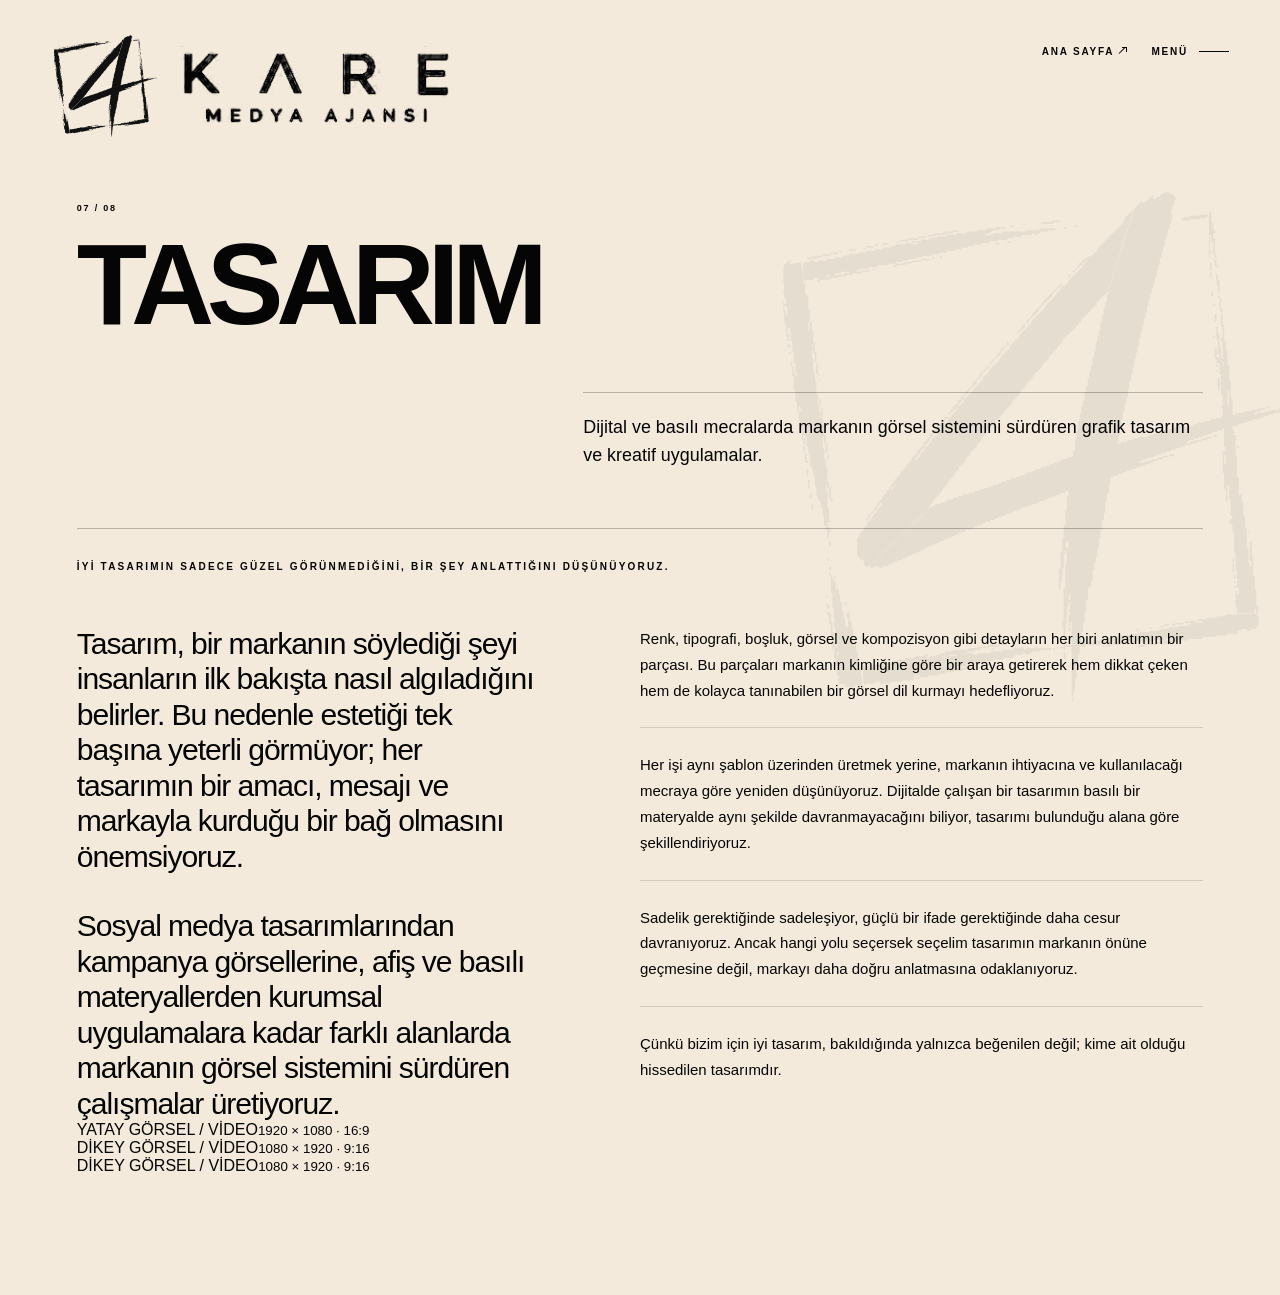
<file: tasarim.html>
<!DOCTYPE html>
<html lang="tr">
<head>
    <meta charset="UTF-8">
    <meta name="viewport" content="width=device-width, initial-scale=1.0">
    <title>TASARIM — 4 Kare Medya Ajansı</title>
    <link rel="stylesheet" href="css/style.css">
</head>
<body style="overflow:auto;background:#f3eadc;">
    <header class="inner-header">
        <a class="inner-brand" href="index.html?direct=1">
            <img src="assets/logo/4kare-logo-son.svg" alt="4 Kare">
            <img class="inner-brand-name" src="assets/logo/isim-logo.png" alt="">
        </a>
        <div class="inner-header-actions"><a class="inner-menu-link" href="index.html?direct=1">ANA SAYFA <span class="css-external-arrow" aria-hidden="true"></span></a><button class="inner-menu-button" data-inner-menu-open type="button" aria-label="Menüyü aç" aria-expanded="false">MENÜ <span></span></button></div>
    </header>

    <main class="inner-page">
        <div class="inner-watermark" aria-hidden="true"><img src="assets/logo/4kare-logo-son.svg" alt=""></div>
        <div class="page-number">07 / 08</div>
        <h1>TASARIM</h1>
        <p class="page-intro">Dijital ve basılı mecralarda markanın görsel sistemini sürdüren grafik tasarım ve kreatif uygulamalar.</p>
        <section class="service-story" aria-label="Hizmet detayları">
            <div class="service-story-kicker">İYİ TASARIMIN SADECE GÜZEL GÖRÜNMEDİĞİNİ, BİR ŞEY ANLATTIĞINI DÜŞÜNÜYORUZ.</div>
            <div class="service-story-grid">
                <div class="service-story-lead"><p>Tasarım, bir markanın söylediği şeyi insanların ilk bakışta nasıl algıladığını belirler. Bu nedenle estetiği tek başına yeterli görmüyor; her tasarımın bir amacı, mesajı ve markayla kurduğu bir bağ olmasını önemsiyoruz.</p><p>Sosyal medya tasarımlarından kampanya görsellerine, afiş ve basılı materyallerden kurumsal uygulamalara kadar farklı alanlarda markanın görsel sistemini sürdüren çalışmalar üretiyoruz.</p></div>
                <div class="service-story-copy"><p>Renk, tipografi, boşluk, görsel ve kompozisyon gibi detayların her biri anlatımın bir parçası. Bu parçaları markanın kimliğine göre bir araya getirerek hem dikkat çeken hem de kolayca tanınabilen bir görsel dil kurmayı hedefliyoruz.</p><p>Her işi aynı şablon üzerinden üretmek yerine, markanın ihtiyacına ve kullanılacağı mecraya göre yeniden düşünüyoruz. Dijitalde çalışan bir tasarımın basılı bir materyalde aynı şekilde davranmayacağını biliyor, tasarımı bulunduğu alana göre şekillendiriyoruz.</p><p>Sadelik gerektiğinde sadeleşiyor, güçlü bir ifade gerektiğinde daha cesur davranıyoruz. Ancak hangi yolu seçersek seçelim tasarımın markanın önüne geçmesine değil, markayı daha doğru anlatmasına odaklanıyoruz.</p><p>Çünkü bizim için iyi tasarım, bakıldığında yalnızca beğenilen değil; kime ait olduğu hissedilen tasarımdır.</p></div>
            </div>
            <section class="admin-media-zone" data-admin-media-zone aria-label="Medya alanı">
                <div class="admin-media-slot admin-media-horizontal" data-media-orientation="horizontal" data-media-size="1920x1080">
                    <span>YATAY GÖRSEL / VİDEO</span><small>1920 × 1080 · 16:9</small>
                </div>
                <div class="admin-media-slot admin-media-vertical" data-media-orientation="vertical" data-media-size="1080x1920">
                    <span>DİKEY GÖRSEL / VİDEO</span><small>1080 × 1920 · 9:16</small>
                </div>
                <div class="admin-media-slot admin-media-vertical" data-media-orientation="vertical" data-media-size="1080x1920">
                    <span>DİKEY GÖRSEL / VİDEO</span><small>1080 × 1920 · 9:16</small>
                </div>
            </section>
        </section>
    </main>
<nav id="fullscreen-menu" aria-hidden="true">
<div class="menu-top"><span class="menu-label">4 KARE / MENÜ</span><button id="menu-close" type="button">KAPAT <span>×</span></button></div>
<div class="menu-layout"><div class="menu-links">
<a href="index.html?direct=1"><small>01</small><span>ANA SAYFA</span></a>
<a href="biz-kimiz.html"><small>02</small><span>BİZ KİMİZ?</span></a>
<a href="calismalarimiz.html"><small>03</small><span>ÇALIŞMALARIMIZ</span></a>
<a href="marka.html"><small>04</small><span>MARKA</span></a>
<a href="sosyal-medya.html"><small>05</small><span>SOSYAL MEDYA</span></a>
<a href="produksiyon.html"><small>06</small><span>PRODÜKSİYON</span></a>
<a href="tasarim.html"><small>07</small><span>TASARIM</span></a>
<a href="iletisim.html"><small>08</small><span>İLETİŞİM</span></a>
</div><div class="menu-contact"><p class="menu-contact-title">BİZE ULAŞIN</p><a href="tel:+905373500977">+90 537 350 09 77</a><p>KÜTAHYA / TÜRKİYE</p><div class="menu-social"><span>INSTAGRAM</span><span>BEHANCE</span></div></div></div>
<div class="menu-signature">Markana ba<span class="fixed-s">s</span>ka bir Kareden Bak.</div></nav>
<script src="js/inner-menu.js"></script>
</body>
</html>
</file>
<file: css/style.css>
@font-face {
    font-family: "Amsterdam Four";
    src: url("../assets/fonts/Amsterdam Four_ttf 400.ttf") format("truetype");
    font-display: swap;
}

:root {
    --black: #050505;
    --cream: #f3eadc;
    --line: rgba(5, 5, 5, 0.22);
}

* {
    margin: 0;
    padding: 0;
    box-sizing: border-box;
}

html,
body {
    width: 100%;
    min-height: 100%;
}

body {
    overflow: hidden;
    background: var(--black);
    color: var(--black);
    font-family: Arial, Helvetica, sans-serif;
}


/* --- Intro ilk-render koruması ---
   Normal girişte intro bitene kadar aşağıdaki içerik tarayıcı tarafından
   eski scroll konumuna dönülse bile görünemez. */
body.intro-pending {
    overflow: hidden !important;
    background: var(--black) !important;
}

body.intro-pending #intro {
    position: fixed !important;
    inset: 0 !important;
    z-index: 9999 !important;
}

/* Intro kilidi yalnızca ilk kareyi korur; final geçişinde arka planı siyaha
   zorlamaz. header-state geldiği anda krem rengine geçiş mutlaka başlayabilir. */
body.intro-pending #intro.header-state {
    background-color: var(--cream) !important;
}

body.intro-pending #calismalar {
    visibility: hidden !important;
}

button,
a {
    color: inherit;
    font: inherit;
}

#intro {
    position: fixed;
    inset: 0;
    width: 100%;
    height: 100vh;
    height: 100dvh;
    overflow: hidden;
    background: var(--black);
    transition: background-color 650ms ease;
}

#site-header {
    position: absolute;
    inset: 0 0 auto 0;
    height: 150px;
    z-index: 20;
    pointer-events: none;
}

#brand-lockup {
    position: absolute;
    inset: 0;
}

#logo-container {
    position: absolute;
    left: 50%;
    top: 50vh;
    width: clamp(190px, 22vw, 340px);
    transform: translate(-50%, -50%);
    display: flex;
    align-items: center;
    justify-content: center;
    will-change: transform, left, top, width;
    transition:
        left 850ms cubic-bezier(.22,.75,.22,1),
        top 850ms cubic-bezier(.22,.75,.22,1),
        width 850ms cubic-bezier(.22,.75,.22,1),
        transform 850ms cubic-bezier(.22,.75,.22,1);
}

#animated-logo,
#animated-logo svg {
    width: 100%;
}

/* SVG DOM'a eklendiği an ham/tam logo parlamasın.
   JS maskeleri hazırladıktan sonra görünür olur. */
#animated-logo {
    visibility: hidden;
}

#animated-logo.logo-prepared {
    visibility: visible;
}

#animated-logo svg {
    display: block;
    height: auto;
    overflow: visible;
}

.generated-logo-fill {
    transition: fill 650ms ease;
}

#animated-logo .animation-guide {
    fill: none !important;
    opacity: 0 !important;
    pointer-events: none;
}

#intro.header-state #logo-container {
    left: clamp(22px, 3vw, 48px);
    top: clamp(20px, 3vw, 42px);
    width: clamp(72px, 7vw, 104px);
    transform: translate(0, 0);
}

#name-logo-wrap {
    position: absolute;
    left: clamp(108px, 11vw, 166px);
    top: clamp(21px, 3vw, 43px);
    width: clamp(180px, 18vw, 270px);
    overflow: hidden;
    clip-path: inset(0 100% 0 0);
    opacity: 0;
    transition:
        clip-path 900ms cubic-bezier(.22,.75,.22,1),
        opacity 120ms linear;
    pointer-events: none;
}

#name-logo {
    display: block;
    width: 100%;
    height: auto;
}

#intro.show-name #name-logo-wrap {
    clip-path: inset(0);
    opacity: 1;
}

.menu-button {
    position: absolute;
    right: clamp(24px, 4vw, 64px);
    top: clamp(30px, 3.5vw, 52px);
    display: flex;
    align-items: center;
    gap: 14px;
    border: 0;
    background: transparent;
    font-size: 11px;
    font-weight: 700;
    letter-spacing: .18em;
    opacity: 0;
    transform: translateY(-10px);
    transition: opacity 500ms ease, transform 500ms ease;
    pointer-events: auto;
    cursor: pointer;
}

.menu-line {
    width: 38px;
    height: 1px;
    background: currentColor;
}

#intro.hero-ready .menu-button {
    opacity: 1;
    transform: translateY(0);
}

#hero-content {
    position: absolute;
    inset: 0;
    padding: 175px clamp(24px, 5vw, 78px) 42px;
    opacity: 0;
    visibility: hidden;
    transition: opacity 700ms ease;
}

#intro.hero-ready #hero-content {
    opacity: 1;
    visibility: visible;
}

.hero-index {
    position: absolute;
    left: clamp(24px, 5vw, 78px);
    top: 47%;
    transform: translateY(-50%) rotate(-90deg);
    transform-origin: left top;
    font-size: 10px;
    font-weight: 700;
    letter-spacing: .22em;
}

.hero-copy {
    width: min(930px, 76vw);
    margin-left: clamp(40px, 8vw, 130px);
}

.hero-kicker {
    margin-bottom: 20px;
    font-size: 10px;
    font-weight: 700;
    letter-spacing: .23em;
}

.hero-title {
    font-size: clamp(58px, 8.2vw, 132px);
    line-height: .79;
    letter-spacing: -.065em;
    font-weight: 900;
}

.hero-title span {
    display: block;
}

.hero-title .title-indent {
    margin-left: clamp(30px, 8vw, 135px);
}

.handwritten {
    position: relative;
    z-index: 2;
    width: max-content;
    margin: -4px 0 0 clamp(150px, 25vw, 390px);
    font-family: "Amsterdam Four", cursive;
    font-size: clamp(31px, 4vw, 64px);
    line-height: 1.2;
    transform: rotate(-5deg);
    white-space: nowrap;
}

.hero-bottom {
    display: flex;
    align-items: flex-end;
    justify-content: space-between;
    gap: 40px;
    width: min(830px, 70vw);
    margin-top: clamp(28px, 5vh, 62px);
    margin-left: 0;
    padding-top: 22px;
    border-top: 1px solid var(--line);
}

.hero-description {
    max-width: 390px;
    font-size: clamp(13px, 1.15vw, 17px);
    line-height: 1.55;
}

.work-link {
    display: inline-flex;
    align-items: center;
    gap: 18px;
    padding-bottom: 7px;
    border-bottom: 1px solid currentColor;
    text-decoration: none;
    font-size: 11px;
    font-weight: 700;
    letter-spacing: .14em;
    white-space: nowrap;
}

.arrow {
    font-size: 18px;
    font-weight: 400;
}

.hero-side {
    position: absolute;
    right: clamp(24px, 4vw, 64px);
    top: 50%;
    display: flex;
    flex-direction: column;
    gap: 10px;
    transform: translateY(-50%);
    text-align: right;
    font-size: 9px;
    font-weight: 700;
    letter-spacing: .18em;
}

.scroll-cue {
    position: absolute;
    right: clamp(24px, 4vw, 64px);
    bottom: 34px;
    display: flex;
    align-items: center;
    gap: 12px;
    font-size: 8px;
    font-weight: 700;
    letter-spacing: .18em;
}

.scroll-line {
    width: 52px;
    height: 1px;
    background: currentColor;
}

@media (max-width: 768px) {
    #logo-container {
        width: clamp(165px, 45vw, 240px);
    }

    #intro.header-state #logo-container {
        left: 18px;
        top: 18px;
        width: 68px;
    }

    #name-logo-wrap {
        left: 98px;
        top: 20px;
        width: min(190px, calc(100vw - 170px));
    }

    .menu-button {
        right: 18px;
        top: 29px;
    }

    .menu-button span:first-child {
        display: none;
    }

    .menu-line {
        width: 28px;
    }

    #hero-content {
        padding: 145px 20px 28px;
    }

    .hero-index,
    .hero-side {
        display: none;
    }

    .hero-copy {
        width: 100%;
        margin-left: 0;
    }

    .hero-title {
        font-size: clamp(52px, 18vw, 82px);
        line-height: .84;
    }

    .hero-title .title-indent {
        margin-left: 8vw;
    }

    .handwritten {
        margin: 8px 0 0 17vw;
        font-size: clamp(29px, 10vw, 46px);
        white-space: normal;
    }

    .hero-bottom {
        width: 100%;
        margin: 42px 0 0;
        align-items: flex-start;
        flex-direction: column;
        gap: 26px;
    }

    .hero-description {
        max-width: 310px;
    }

    .scroll-cue {
        right: 20px;
        bottom: 22px;
    }
}

@media (prefers-reduced-motion: reduce) {
    *,
    *::before,
    *::after {
        animation-duration: 0.01ms !important;
        animation-iteration-count: 1 !important;
        transition-duration: 0.01ms !important;
    }
}


/* Büyük silik 4 — sunum dosyasındaki grafik fikrinden uyarlanmıştır. */
.hero-watermark {
    position: absolute;
    z-index: -1;
    right: clamp(-60px, -2vw, -10px);
    top: 48%;
    transform: translateY(-50%);
    font-family: Arial, Helvetica, sans-serif;
    font-size: clamp(420px, 50vw, 760px);
    line-height: .72;
    font-weight: 300;
    letter-spacing: -.13em;
    color: rgba(5, 5, 5, .055);
    user-select: none;
    pointer-events: none;
}

#hero-content {
    isolation: isolate;
}

/* Tam ekran menü */
#fullscreen-menu {
    position: fixed;
    z-index: 100;
    inset: 0;
    padding: clamp(28px, 4vw, 62px);
    background: var(--black);
    color: var(--cream);
    transform: translateX(100%);
    visibility: hidden;
    transition:
        transform 720ms cubic-bezier(.22,.75,.22,1),
        visibility 0s linear 720ms;
}

#fullscreen-menu.is-open {
    transform: translateX(0);
    visibility: visible;
    transition:
        transform 720ms cubic-bezier(.22,.75,.22,1),
        visibility 0s linear 0s;
}

.menu-top {
    display: flex;
    align-items: center;
    justify-content: space-between;
    padding-bottom: 18px;
    border-bottom: 1px solid rgba(243, 234, 220, .25);
}

.menu-label,
#menu-close {
    font-size: 10px;
    font-weight: 700;
    letter-spacing: .2em;
}

#menu-close {
    border: 0;
    background: transparent;
    color: inherit;
    cursor: pointer;
}

#menu-close span {
    margin-left: 10px;
    font-size: 22px;
    font-weight: 300;
    vertical-align: -2px;
}

.menu-layout {
    display: grid;
    grid-template-columns: minmax(0, 1.65fr) minmax(240px, .55fr);
    gap: clamp(50px, 9vw, 150px);
    height: calc(100% - 65px);
    align-items: center;
}

.menu-links {
    display: flex;
    flex-direction: column;
}

.menu-links a {
    display: grid;
    grid-template-columns: 46px 1fr;
    align-items: baseline;
    width: fit-content;
    color: inherit;
    text-decoration: none;
    font-size: clamp(31px, 4.3vw, 69px);
    font-weight: 800;
    line-height: 1.02;
    letter-spacing: -.045em;
    transition: transform 220ms ease, opacity 220ms ease;
}

.menu-links a small {
    font-size: 8px;
    font-weight: 700;
    letter-spacing: .15em;
    opacity: .5;
}

.menu-links:hover a {
    opacity: .3;
}

.menu-links a:hover {
    opacity: 1;
    transform: translateX(12px);
}

.menu-contact {
    align-self: center;
    padding-top: 22px;
    border-top: 1px solid rgba(243, 234, 220, .25);
    font-size: 11px;
    line-height: 1.9;
    letter-spacing: .08em;
}

.menu-contact a {
    color: inherit;
    text-decoration: none;
}

.menu-contact-title {
    margin-bottom: 18px;
    font-size: 9px;
    font-weight: 700;
    letter-spacing: .2em;
    opacity: .55;
}

.menu-social {
    display: flex;
    gap: 18px;
    margin-top: 26px;
    font-size: 8px;
    font-weight: 700;
    letter-spacing: .16em;
}

.menu-signature {
    position: absolute;
    right: clamp(30px, 5vw, 80px);
    bottom: clamp(25px, 4vw, 58px);
    font-family: "Amsterdam Four", cursive;
    font-size: clamp(25px, 3vw, 46px);
    transform: rotate(-5deg);
    opacity: .75;
}

/* Alt sayfalar */
.inner-page {
    min-height: 100vh;
    background: var(--cream);
    color: var(--black);
    padding: 160px clamp(24px, 6vw, 90px) 70px;
}

.inner-page .page-number {
    font-size: 9px;
    font-weight: 700;
    letter-spacing: .2em;
}

.inner-page h1 {
    margin-top: 24px;
    max-width: 1050px;
    font-size: clamp(58px, 9vw, 145px);
    line-height: .82;
    letter-spacing: -.065em;
}

.inner-page .page-intro {
    max-width: 620px;
    margin: 60px 0 0 auto;
    padding-top: 20px;
    border-top: 1px solid rgba(5,5,5,.25);
    font-size: clamp(15px, 1.4vw, 20px);
    line-height: 1.6;
}

.inner-header {
    position: fixed;
    z-index: 20;
    left: 0;
    right: 0;
    top: 0;
    height: 120px;
    padding: 24px clamp(24px, 4vw, 60px);
    display: flex;
    align-items: flex-start;
    justify-content: space-between;
}

.inner-brand {
    display: flex;
    align-items: center;
    gap: 14px;
    color: inherit;
    text-decoration: none;
}

.inner-brand img {
    width: 74px;
    height: auto;
}

.inner-brand-name {
    width: 185px;
    height: auto;
}

.inner-menu-link {
    margin-top: 18px;
    color: inherit;
    text-decoration: none;
    font-size: 10px;
    font-weight: 700;
    letter-spacing: .18em;
}

@media (max-width: 768px) {
    .hero-watermark {
        right: -55px;
        top: 52%;
        font-size: min(115vw, 500px);
        opacity: .75;
    }

    .menu-layout {
        display: block;
        height: auto;
        padding-top: 42px;
    }

    .menu-links a {
        grid-template-columns: 34px 1fr;
        font-size: clamp(28px, 9vw, 48px);
        line-height: 1.12;
    }

    .menu-contact {
        margin: 42px 0 0 34px;
        max-width: 260px;
    }

    .menu-signature {
        display: none;
    }

    .inner-brand-name {
        width: 145px;
    }

    .inner-page {
        padding-top: 145px;
    }
}


/* İç sayfalarda marka grubu — ana sayfaya göre küçük kalmaması için */
.inner-header .inner-brand {
    gap: 18px;
}
.inner-header .inner-brand > img:first-child {
    width: 112px !important;
}
.inner-header .inner-brand > .inner-brand-name {
    width: 270px !important;
}
@media (max-width: 768px) {
    .inner-header .inner-brand > img:first-child {
        width: 88px !important;
    }
    .inner-header .inner-brand > .inner-brand-name {
        width: 205px !important;
    }
}


/* Sağdaki silik öğe: artık düz rakam değil, gerçek 4 Kare logosu */
.hero-watermark {
    position: absolute;
    z-index: -1;
    right: clamp(-105px, -4vw, -40px);
    top: 50%;
    width: clamp(430px, 44vw, 720px);
    height: auto;
    transform: translateY(-50%);
    color: transparent;
    opacity: 1;
    user-select: none;
    pointer-events: none;
    overflow: visible;
}

.hero-watermark img {
    display: block;
    width: 100%;
    height: auto;
    opacity: .055;
    filter: grayscale(1);
}

@media (max-width: 768px) {
    .hero-watermark {
        right: -125px;
        top: 55%;
        width: min(120vw, 540px);
    }

    .hero-watermark img {
        opacity: .045;
    }
}


/* Watermark görünürlüğü — ana sayfa ve tüm iç sayfalar */
#hero-content .hero-watermark {
    z-index: 0 !important;
    pointer-events: none;
}
#hero-content .hero-copy,
#hero-content .hero-index,
#hero-content .scroll-cue {
    position: relative;
    z-index: 2;
}
#hero-content .hero-watermark img {
    opacity: .055 !important;
}

.inner-page {
    position: relative;
    overflow: hidden;
    isolation: isolate;
}
.inner-page > *:not(.inner-watermark) {
    position: relative;
    z-index: 2;
}
.inner-watermark {
    position: fixed;
    z-index: 0;
    right: clamp(-105px, -4vw, -40px);
    top: 50%;
    width: clamp(430px, 44vw, 720px);
    transform: translateY(-50%);
    pointer-events: none;
    user-select: none;
}
.inner-watermark img {
    display: block;
    width: 100%;
    height: auto;
    opacity: .055;
    filter: grayscale(1);
}

@media (max-width: 768px) {
    .inner-watermark {
        right: -125px;
        top: 55%;
        width: min(120vw, 540px);
    }
    .inner-watermark img {
        opacity: .045;
    }
}


/* "baska" içindeki s — YENİ Amsterdam Four fontunun kendi alternatif s glifi.
   Fallback font KULLANILMAZ; ilk giriş ve tüm geri dönüşlerde aynı görünür. */
.handwritten .fixed-s,
.menu-signature .fixed-s,
.fixed-s {
    display: inline !important;
    font-family: "Amsterdam Four", cursive !important;
    font-style: normal !important;
    font-weight: 400 !important;
    font-variant-ligatures: none !important;
    font-feature-settings: "salt" 1 !important;
    -webkit-font-feature-settings: "salt" 1 !important;
    text-decoration: none !important;
    transform: none !important;
}



/* --- Ana sayfa scroll / Seçili Çalışmalar --- */
body.site-ready {
    overflow-x: hidden;
    overflow-y: auto;
    background: var(--cream);
}

body.site-ready #intro {
    position: relative;
    inset: auto;
}

.fixed-s {
    display: inline !important;
    font-family: "Amsterdam Four", cursive !important;
    font-style: normal !important;
    font-weight: 400 !important;
    font-variant-ligatures: none !important;
    font-feature-settings: "salt" 1 !important;
    -webkit-font-feature-settings: "salt" 1 !important;
    transform: none !important;
}

.selected-work {
    position: relative;
    z-index: 1;
    padding: clamp(90px, 10vw, 160px) clamp(24px, 5vw, 78px) 120px;
    background: var(--cream);
    color: var(--black);
    border-top: 1px solid rgba(5,5,5,.16);
}

.selected-work-head {
    display: grid;
    grid-template-columns: 1.35fr .65fr;
    gap: 40px;
    align-items: end;
    margin-bottom: clamp(80px, 10vw, 150px);
}

.section-kicker {
    margin-bottom: 22px;
    font-size: 10px;
    font-weight: 700;
    letter-spacing: .22em;
}

.selected-work-head h2 {
    font-size: clamp(64px, 9.2vw, 148px);
    line-height: .78;
    letter-spacing: -.07em;
    font-weight: 900;
}

.section-intro {
    max-width: 390px;
    padding: 20px 0 4px;
    border-top: 1px solid rgba(5,5,5,.25);
    font-size: clamp(15px, 1.25vw, 20px);
    line-height: 1.5;
}

.project {
    width: 100%;
    margin-bottom: clamp(140px, 15vw, 240px);
}

.project-right {
    width: 82%;
    margin-left: auto;
}

.project-meta-top {
    display: flex;
    justify-content: space-between;
    gap: 30px;
    padding-bottom: 13px;
    border-bottom: 1px solid rgba(5,5,5,.28);
    font-size: 9px;
    font-weight: 700;
    letter-spacing: .2em;
}

.project-visual {
    display: block;
    margin-top: 18px;
    overflow: hidden;
    background: #ddd3c4;
}

.project-visual img,
.project-secondary img {
    display: block;
    width: 100%;
    height: 100%;
    object-fit: cover;
}

.project-visual-main {
    aspect-ratio: 16 / 8.5;
}

.project-visual-main img {
    transition: transform 900ms cubic-bezier(.2,.7,.2,1), filter 500ms ease;
}

.project-visual-main:hover img {
    transform: scale(1.018);
}

.project-info {
    display: grid;
    grid-template-columns: 1fr auto;
    gap: 40px;
    align-items: end;
    margin-top: 26px;
}

.project-info h3 {
    font-size: clamp(42px, 5.4vw, 86px);
    line-height: .83;
    letter-spacing: -.055em;
    font-weight: 900;
}

.project-info p {
    max-width: 480px;
    margin-top: 20px;
    font-size: 14px;
    line-height: 1.55;
}

.project-info > a {
    display: flex;
    gap: 28px;
    align-items: center;
    padding: 0 0 9px;
    border-bottom: 1px solid currentColor;
    text-decoration: none;
    font-size: 10px;
    font-weight: 700;
    letter-spacing: .16em;
    white-space: nowrap;
}

.project-info > a span {
    font-size: 19px;
    transition: transform 250ms ease;
}

.project-info > a:hover span {
    transform: translate(4px,-4px);
}

.project-secondary {
    width: 43%;
    aspect-ratio: 16 / 10;
    margin-top: clamp(45px, 6vw, 90px);
    overflow: hidden;
}

.project-left .project-secondary {
    margin-left: auto;
}

.project-right .project-secondary {
    margin-left: 7%;
}

.all-work-cta {
    display: grid;
    grid-template-columns: .35fr 1fr;
    align-items: start;
    gap: 30px;
    padding-top: 35px;
    border-top: 1px solid rgba(5,5,5,.28);
}

.all-work-cta > span {
    padding-top: 11px;
    font-size: 9px;
    font-weight: 700;
    letter-spacing: .2em;
}

.all-work-cta a {
    justify-self: end;
    color: inherit;
    text-decoration: none;
    font-size: clamp(55px, 8.2vw, 130px);
    line-height: .78;
    letter-spacing: -.065em;
    font-weight: 900;
    text-align: right;
}

.all-work-cta b {
    display: inline-block;
    font-size: .55em;
    font-weight: 400;
    transition: transform 250ms ease;
}

.all-work-cta a:hover b {
    transform: translate(7px,-7px);
}

@media (max-width: 768px) {
    .selected-work {
        padding: 78px 20px 80px;
    }

    .selected-work-head {
        display: block;
        margin-bottom: 75px;
    }

    .selected-work-head h2 {
        font-size: clamp(54px, 18vw, 82px);
    }

    .section-intro {
        margin-top: 42px;
    }

    .project,
    .project-right {
        width: 100%;
        margin-left: 0;
        margin-bottom: 110px;
    }

    .project-meta-top {
        align-items: flex-start;
        line-height: 1.5;
    }

    .project-meta-top span:last-child {
        max-width: 70%;
        text-align: right;
    }

    .project-visual-main {
        aspect-ratio: 4 / 3;
    }

    .project-info {
        display: block;
        margin-top: 20px;
    }

    .project-info h3 {
        font-size: clamp(42px, 14vw, 68px);
    }

    .project-info > a {
        width: max-content;
        margin-top: 28px;
    }

    .project-secondary {
        width: 72%;
        margin-top: 45px;
    }

    .project-left .project-secondary,
    .project-right .project-secondary {
        margin-left: auto;
    }

    .all-work-cta {
        display: block;
    }

    .all-work-cta a {
        display: block;
        margin-top: 45px;
        font-size: clamp(48px, 15vw, 74px);
    }
}


/* --- Kompakt editorial case-study görünümü --- */
.case-card {
    width: min(1380px, 100%);
    min-height: 650px;
    margin: 0 auto clamp(110px, 11vw, 175px);
    display: grid;
    grid-template-columns: 28% 72%;
    overflow: hidden;
    border: 1px solid rgba(5,5,5,.16);
    border-radius: 34px;
    background: #f5ede2;
}

.case-copy {
    min-width: 0;
    padding: clamp(28px, 3vw, 48px);
    display: flex;
    flex-direction: column;
    justify-content: space-between;
    border-right: 1px solid rgba(5,5,5,.14);
}

.case-number {
    display: flex;
    align-items: center;
    gap: 18px;
    margin-bottom: clamp(34px, 4vw, 60px);
    font-size: 11px;
    font-weight: 800;
    letter-spacing: .18em;
}
.case-number i {height:1px; flex:1; background:rgba(5,5,5,.25);}

.case-copy h3 {
    font-size: clamp(42px, 4.2vw, 68px);
    line-height: .87;
    letter-spacing: -.055em;
    font-weight: 900;
}
.case-type {
    margin-top: 20px;
    font-size: 9px;
    font-weight: 800;
    letter-spacing: .2em;
}
.case-desc {
    max-width: 300px;
    margin-top: 28px;
    font-size: 13px;
    line-height: 1.55;
}
.case-services {margin-top: 38px;}
.case-services span {
    display:flex;
    gap:18px;
    padding:11px 0;
    border-bottom:1px solid rgba(5,5,5,.16);
    font-size:9px;
    font-weight:800;
    letter-spacing:.14em;
}
.case-services b {font-size:8px; opacity:.55;}
.case-foot {
    display:flex;
    justify-content:space-between;
    gap:12px;
    margin-top:36px;
    font-size:8px;
    font-weight:800;
    letter-spacing:.13em;
}
.case-foot a {color:inherit; text-decoration:none; border-bottom:1px solid currentColor; padding-bottom:4px;}

.case-gallery {
    position:relative;
    display:grid;
    grid-template-columns: 2fr 1fr;
    grid-template-rows: 1fr;
    gap:6px;
    padding:6px;
    height:650px;
    background:#e8ded0;
}
.case-gallery figure {margin:0; overflow:hidden;}
.case-gallery img {
    display:block;
    width:100%;
    height:100%;
    object-fit:cover;
    transition:transform .8s cubic-bezier(.2,.7,.2,1);
}
.case-gallery figure:hover img {transform:scale(1.018);}
.case-main {border-radius:27px 0 0 27px;}
.case-side {border-radius:0 27px 27px 0;}
.case-label {
    position:absolute;
    left:32px;
    bottom:28px;
    padding:12px 15px 10px;
    background:rgba(243,234,220,.9);
    backdrop-filter:blur(8px);
    font-size:18px;
    font-weight:900;
    letter-spacing:-.03em;
}
.case-label small {
    display:block;
    margin-top:2px;
    font-size:7px;
    letter-spacing:.24em;
}
.case-card-reverse .case-gallery {grid-template-columns:1fr 1.6fr;}
.case-card-reverse .case-main {border-radius:27px 0 0 27px;}
.case-card-reverse .case-side {border-radius:0 27px 27px 0;}

@media (max-width: 900px) {
    .case-card {
        display:block;
        min-height:0;
        border-radius:24px;
    }
    .case-copy {
        min-height:520px;
        border-right:0;
        border-bottom:1px solid rgba(5,5,5,.14);
    }
    .case-gallery,
    .case-card-reverse .case-gallery {
        height:auto;
        aspect-ratio:1 / 1.05;
        grid-template-columns:1.45fr .85fr;
    }
    .case-main {border-radius:18px 0 0 18px;}
    .case-side {border-radius:0 18px 18px 0;}
}

@media (max-width: 560px) {
    .case-copy {min-height:470px; padding:28px 24px;}
    .case-copy h3 {font-size:44px;}
    .case-desc {font-size:12px;}
    .case-gallery,
    .case-card-reverse .case-gallery {
        aspect-ratio: 1 / 1.15;
        grid-template-columns:1fr;
        grid-template-rows:1.45fr .75fr;
    }
    .case-main,.case-side,
    .case-card-reverse .case-main,.case-card-reverse .case-side {border-radius:16px;}
    .case-label {left:22px; bottom:22px;}
}

/* Case-study uzun başlıkların sol kolona güvenli sığması */
.case-copy h3 {
    font-size: clamp(38px, 3.55vw, 58px);
    line-height: .9;
    letter-spacing: -.06em;
    overflow-wrap: normal;
    word-break: normal;
}
.case-card-reverse .case-copy h3 {
    font-size: clamp(35px, 3.25vw, 54px);
}
@media (max-width: 1100px) and (min-width: 901px) {
    .case-copy h3 { font-size: clamp(34px, 3.8vw, 48px); }
    .case-card-reverse .case-copy h3 { font-size: clamp(31px, 3.5vw, 44px); }
}
@media (max-width: 900px) {
    .case-copy h3,
    .case-card-reverse .case-copy h3 { font-size: clamp(42px, 10vw, 64px); }
}
@media (max-width: 560px) {
    .case-copy h3,
    .case-card-reverse .case-copy h3 { font-size: clamp(38px, 12vw, 50px); }
}

/* Seçili Çalışmalar dikey boşluk ayarı */
.selected-work {
    padding-top: clamp(42px, 4.5vw, 70px);
}
.selected-work-head {
    margin-bottom: clamp(42px, 5vw, 72px);
}
.case-card {
    margin-bottom: clamp(48px, 5vw, 76px);
}
@media (max-width: 768px) {
    .selected-work { padding-top: 42px; }
    .selected-work-head { margin-bottom: 42px; }
    .case-card { margin-bottom: 48px; }
}

/* Hero -> Seçili Çalışmalar geçişini ekstra sıkılaştır */
.selected-work {
    padding-top: 14px !important;
}
@media (max-width: 768px) {
    .selected-work {
        padding-top: 12px !important;
    }
}

/* Çalışmalarımız — portföy arşivi */
.works-page { overflow: visible; padding-bottom: 110px; }
.works-page .page-intro { margin-bottom: 70px; }
.works-archive { margin-top: 80px; display: grid; grid-template-columns: repeat(2,minmax(0,1fr)); gap: 70px 28px; }
.work-tile { min-width:0; }
.work-tile-link { display:block; color:inherit; text-decoration:none; }
.work-tile-image { aspect-ratio: 16/10; overflow:hidden; background:#e5dbcd; }
.work-tile-image img { width:100%; height:100%; object-fit:cover; display:block; transition:transform .7s cubic-bezier(.2,.7,.2,1); }
.work-tile-link:hover .work-tile-image img { transform:scale(1.018); }
.work-tile-meta { display:flex; justify-content:space-between; gap:20px; padding:14px 0 11px; border-bottom:1px solid rgba(5,5,5,.25); font-size:8px; font-weight:800; letter-spacing:.16em; }
.work-tile h2 { margin-top:18px; font-size:clamp(38px,4.6vw,72px); line-height:.84; letter-spacing:-.055em; }
.work-tile-bottom { display:flex; justify-content:space-between; align-items:flex-end; gap:25px; margin-top:18px; }
.work-tile-bottom p { max-width:390px; font-size:13px; line-height:1.5; }
.work-tile-bottom span { white-space:nowrap; padding-bottom:5px; border-bottom:1px solid currentColor; font-size:9px; font-weight:800; letter-spacing:.14em; }
@media(max-width:768px){
 .works-page .page-intro{margin-bottom:45px}.works-archive{grid-template-columns:1fr;gap:70px;margin-top:55px}.work-tile-image{aspect-ratio:4/3}.work-tile h2{font-size:clamp(42px,13vw,64px)}.work-tile-bottom{display:block}.work-tile-bottom span{display:inline-block;margin-top:22px}
}


/* ÇALIŞMALARIMIZ — header görsellerin üstüne binmesin */
body.works-page .inner-header,
body.calismalar-page .inner-header {
    position: relative !important;
    top: auto !important;
    left: auto !important;
    right: auto !important;
    width: 100% !important;
    box-sizing: border-box;
    min-height: 145px;
    padding: 28px clamp(28px, 4vw, 64px) 22px !important;
    display: flex;
    align-items: flex-start;
    justify-content: space-between;
    z-index: 20;
    background: #f3eadc;
}

body.works-page .works-archive,
body.calismalar-page .works-archive,
body.works-page .works-grid,
body.calismalar-page .works-grid {
    margin-top: 0 !important;
}

@media (max-width: 768px) {
    body.works-page .inner-header,
    body.calismalar-page .inner-header {
        min-height: 112px;
        padding: 20px 20px 16px !important;
    }
}


/* FINAL: Çalışmalarımız sayfasında logo içerik üstünde gezmez */
.works-page-body .inner-header {
    position: absolute !important;
    top: 0 !important;
    left: 0 !important;
    right: 0 !important;
    height: 145px !important;
    padding: 28px clamp(28px, 4vw, 64px) 22px !important;
    background: #f3eadc !important;
    box-sizing: border-box !important;
    z-index: 30 !important;
}

.works-page-body .inner-page.works-page {
    padding-top: 170px !important;
}

/* İlk proje görseli header alanının altında başlar */
.works-page-body .works-archive {
    position: relative;
    z-index: 2;
}

@media (max-width: 768px) {
    .works-page-body .inner-header {
        height: 112px !important;
        padding: 20px !important;
    }
    .works-page-body .inner-page.works-page {
        padding-top: 132px !important;
    }
}

.inner-header-actions{display:flex;align-items:center;gap:26px;margin-top:18px}
.inner-header-actions .inner-menu-link{margin-top:0}
.inner-menu-button{display:inline-flex;align-items:center;gap:12px;border:0;padding:0;background:transparent;color:inherit;font:inherit;font-size:10px;font-weight:700;letter-spacing:.18em;cursor:pointer}
.inner-menu-button span{display:block;width:34px;height:1px;background:currentColor}
@media(max-width:768px){.inner-header-actions{gap:15px;margin-top:12px}.inner-menu-button span{width:22px}.inner-menu-link,.inner-menu-button{font-size:8px}}

/* VERIFIED: tüm iç sayfalarda ANA SAYFA + MENÜ görünür */
.inner-header .inner-header-actions{
    display:flex !important;
    align-items:center !important;
    justify-content:flex-end !important;
    gap:24px !important;
    margin:18px 0 0 auto !important;
    position:relative !important;
    z-index:100 !important;
}
.inner-header .inner-header-actions .inner-menu-link{
    display:inline-block !important;
    margin:0 !important;
    opacity:1 !important;
    visibility:visible !important;
}
.inner-header .inner-menu-button{
    display:inline-flex !important;
    align-items:center !important;
    gap:11px !important;
    opacity:1 !important;
    visibility:visible !important;
    border:0 !important;
    background:transparent !important;
    color:#050505 !important;
    padding:0 !important;
    font-size:10px !important;
    font-weight:800 !important;
    letter-spacing:.17em !important;
    cursor:pointer !important;
}
.inner-header .inner-menu-button span{display:block !important;width:30px !important;height:1px !important;background:#050505 !important}
@media(max-width:768px){
 .inner-header .inner-header-actions{gap:13px !important;margin-top:10px !important}
 .inner-header .inner-menu-button,.inner-header .inner-menu-link{font-size:8px !important}
 .inner-header .inner-menu-button span{width:20px !important}
}

/* BİZ KİMİZ — uzun metin yerleşimi */
.about-story {
    max-width: 1320px;
    margin: 58px auto 0;
    padding: 30px 0 20px;
    border-top: 1px solid rgba(5,5,5,.25);
}
.about-story-kicker {
    margin-bottom: 52px;
    font-size: 10px;
    font-weight: 800;
    letter-spacing: .22em;
}
.about-story-grid {
    display: grid;
    grid-template-columns: minmax(0, .9fr) minmax(0, 1.1fr);
    gap: clamp(48px, 8vw, 130px);
    align-items: start;
}
.about-story p { margin: 0; }
.about-story-lead {
    font-size: clamp(24px, 2.35vw, 38px);
    line-height: 1.18;
    letter-spacing: -.035em;
}
.about-story-lead p + p { margin-top: 34px; }
.about-story-copy {
    max-width: 660px;
    font-size: clamp(15px, 1.15vw, 18px);
    line-height: 1.72;
}
.about-story-copy p + p {
    margin-top: 24px;
    padding-top: 24px;
    border-top: 1px solid rgba(5,5,5,.13);
}
.about-story-finale {
    margin-top: clamp(70px, 9vw, 130px);
    padding: 28px 0 8px;
    border-top: 1px solid rgba(5,5,5,.25);
    display: grid;
    grid-template-columns: .9fr 1.1fr;
    gap: clamp(48px, 8vw, 130px);
}
.about-story-finale > span {
    font-size: 9px;
    font-weight: 800;
    letter-spacing: .22em;
}
.about-story-finale p {
    font-size: clamp(30px, 4vw, 62px);
    line-height: 1.02;
    letter-spacing: -.05em;
}
@media (max-width: 768px) {
    .about-story { margin-top: 42px; padding-top: 22px; }
    .about-story-kicker { margin-bottom: 34px; line-height: 1.5; }
    .about-story-grid, .about-story-finale { grid-template-columns: 1fr; gap: 38px; }
    .about-story-lead { font-size: clamp(22px, 7vw, 30px); }
    .about-story-copy { font-size: 15px; line-height: 1.68; }
    .about-story-finale { margin-top: 64px; }
}

/* FINAL GLOBAL FIX — iç sayfalarda logo/header içerik üzerinde gezmez */
body:not(:has(#intro)) .inner-header,
body.works-page-body .inner-header {
    position: relative !important;
    inset: auto !important;
    top: auto !important;
    left: auto !important;
    right: auto !important;
    width: 100% !important;
    height: auto !important;
    min-height: 145px !important;
    padding: 28px clamp(28px, 4vw, 64px) 22px !important;
    box-sizing: border-box !important;
    background: #f3eadc !important;
    z-index: 30 !important;
}

body:not(:has(#intro)) .inner-page,
body.works-page-body .inner-page.works-page {
    padding-top: 36px !important;
}

@media (max-width: 768px) {
    body:not(:has(#intro)) .inner-header,
    body.works-page-body .inner-header {
        min-height: 112px !important;
        padding: 20px !important;
    }
    body:not(:has(#intro)) .inner-page,
    body.works-page-body .inner-page.works-page {
        padding-top: 28px !important;
    }
}


/* MARKA / SOSYAL MEDYA / PRODÜKSİYON / TASARIM — geçici içerik tasarımı */
.service-story{max-width:1320px;margin:58px auto 0;padding:30px 0 50px;border-top:1px solid rgba(5,5,5,.25)}
.service-story-kicker{max-width:900px;margin-bottom:52px;font-size:10px;font-weight:800;letter-spacing:.22em;line-height:1.5}
.service-story-grid{display:grid;grid-template-columns:minmax(0,.9fr) minmax(0,1.1fr);gap:clamp(48px,8vw,130px);align-items:start}
.service-story p{margin:0}.service-story-lead{font-size:clamp(24px,2.35vw,38px);line-height:1.18;letter-spacing:-.035em}.service-story-lead p+p{margin-top:34px}.service-story-copy{max-width:660px;font-size:clamp(15px,1.15vw,18px);line-height:1.72}.service-story-copy p+p{margin-top:24px;padding-top:24px;border-top:1px solid rgba(5,5,5,.13)}
@media(max-width:768px){.service-story{margin-top:42px;padding-top:22px}.service-story-kicker{margin-bottom:34px}.service-story-grid{grid-template-columns:1fr;gap:38px}.service-story-lead{font-size:clamp(22px,7vw,30px)}.service-story-copy{font-size:15px;line-height:1.68}}

/* =========================================================
   TELEFON — ANA SAYFA + INTRO (masaüstüne dokunmaz)
   ========================================================= */
@media (max-width: 768px) {
    #intro {
        height: 100svh;
        min-height: 100svh;
    }

    #site-header {
        height: 104px;
    }

    /* İlk açılış: 4 logosu gerçek ekran merkezinde */
    #logo-container {
        left: 50%;
        top: 50svh;
        width: clamp(150px, 47vw, 205px);
        transform: translate(-50%, -50%);
    }

    /* Çizim bittikten sonra mobil header konumu */
    #intro.header-state #logo-container {
        left: 16px;
        top: 16px;
        width: 62px;
        transform: translate(0, 0);
    }

    #name-logo-wrap {
        left: 88px;
        top: 18px;
        width: min(166px, calc(100vw - 154px));
    }

    .menu-button {
        right: 17px;
        top: 31px;
        gap: 9px;
    }

    .menu-button span:first-child {
        display: inline;
        font-size: 8px;
        letter-spacing: .16em;
    }

    .menu-line {
        width: 22px;
    }

    #hero-content {
        padding: 122px 18px 24px;
    }

    .hero-copy {
        width: 100%;
        margin: 0;
    }

    .hero-kicker {
        margin-bottom: 15px;
        font-size: 7px;
        letter-spacing: .18em;
    }

    .hero-title {
        max-width: 100%;
        font-size: clamp(45px, 15.8vw, 66px);
        line-height: .83;
        letter-spacing: -.065em;
    }

    .hero-title .title-indent {
        margin-left: 9vw;
    }

    .handwritten {
        width: 94%;
        margin: 10px 0 0 5%;
        font-size: clamp(26px, 8.5vw, 38px);
        line-height: 1.08;
        white-space: nowrap;
        transform: rotate(-4deg);
    }

    #hero-content .hero-watermark {
        right: -34vw;
        top: 49%;
        width: 104vw;
        max-width: 470px;
        transform: translateY(-50%);
    }

    #hero-content .hero-watermark img {
        opacity: .045 !important;
    }

    .hero-bottom {
        width: 100%;
        margin: 26px 0 0;
        padding-top: 14px;
        gap: 17px;
        flex-direction: column;
        align-items: flex-start;
    }

    .hero-description {
        max-width: 285px;
        font-size: 12px;
        line-height: 1.45;
    }

    .work-link {
        font-size: 8px;
        gap: 12px;
        padding-bottom: 5px;
    }

    .work-link .arrow {
        font-size: 15px;
    }

    .scroll-cue {
        left: 18px;
        right: auto;
        bottom: 16px;
        gap: 9px;
        font-size: 7px;
    }

    .scroll-line {
        width: 32px;
    }

    /* Menü küçük ekranlarda kesilmesin */
    #fullscreen-menu {
        padding: 22px 18px 28px;
        overflow-y: auto;
        overscroll-behavior: contain;
    }

    .menu-layout {
        padding-top: 28px;
    }

    .menu-links a {
        grid-template-columns: 27px 1fr;
        font-size: clamp(27px, 8.7vw, 40px);
        line-height: 1.04;
    }

    .menu-contact {
        margin: 28px 0 0 27px;
        padding-top: 15px;
        font-size: 9px;
    }

    /* Seçili çalışmalar: telefonda kompakt tek sütun */
    .selected-work {
        padding: 38px 16px 70px !important;
    }

    .selected-work-head {
        margin-bottom: 34px;
    }

    .selected-work-head h2 {
        font-size: clamp(48px, 15.5vw, 66px);
        line-height: .82;
    }

    .section-kicker {
        margin-bottom: 14px;
        font-size: 8px;
    }

    .section-intro {
        margin-top: 26px;
        padding-top: 14px;
        font-size: 13px;
    }

    .case-card {
        margin-bottom: 34px;
        border-radius: 20px;
    }

    .case-copy {
        min-height: 0;
        padding: 25px 20px 22px;
    }

    .case-number {
        margin-bottom: 26px;
    }

    .case-copy h3,
    .case-card-reverse .case-copy h3 {
        font-size: clamp(37px, 11vw, 47px);
    }

    .case-desc {
        max-width: 100%;
    }

    .case-services {
        margin-top: 28px;
    }

    .case-foot {
        margin-top: 28px;
    }

    .case-gallery,
    .case-card-reverse .case-gallery {
        aspect-ratio: 1 / 1.02;
    }

    .all-work-cta {
        padding-top: 25px;
    }

    .all-work-cta a {
        margin-top: 30px;
        font-size: clamp(44px, 14vw, 62px);
    }
}

/* iPhone SE / kısa Android ekranları: hero ilk ekrana sığsın */
@media (max-width: 768px) and (max-height: 700px) {
    #hero-content {
        padding-top: 104px;
    }

    #intro.header-state #logo-container {
        width: 54px;
        top: 13px;
    }

    #name-logo-wrap {
        left: 78px;
        top: 15px;
        width: 145px;
    }

    .menu-button {
        top: 26px;
    }

    .hero-kicker {
        margin-bottom: 10px;
    }

    .hero-title {
        font-size: clamp(40px, 14.3vw, 55px);
    }

    .handwritten {
        margin-top: 5px;
        font-size: clamp(23px, 7.7vw, 31px);
    }

    .hero-bottom {
        margin-top: 18px;
        gap: 11px;
    }

    .hero-description {
        font-size: 10.5px;
        line-height: 1.35;
    }

    .scroll-cue {
        bottom: 10px;
    }
}

/* Telefon yatay çevrilirse intro ve hero taşmasın */
@media (max-width: 932px) and (orientation: landscape) and (max-height: 500px) {
    #logo-container {
        top: 50svh;
        width: 125px;
    }

    #intro.header-state #logo-container {
        left: 14px;
        top: 12px;
        width: 48px;
    }

    #name-logo-wrap {
        left: 70px;
        top: 13px;
        width: 130px;
    }

    .menu-button {
        top: 22px;
    }

    #hero-content {
        padding: 78px 18px 12px;
    }

    .hero-kicker { margin-bottom: 6px; }
    .hero-title { font-size: clamp(35px, 8vw, 52px); }
    .hero-title .title-indent { margin-left: 5vw; }
    .handwritten {
        width: max-content;
        margin: 2px 0 0 30vw;
        font-size: clamp(20px, 4.8vw, 30px);
    }
    .hero-bottom {
        width: 66%;
        margin-top: 8px;
        padding-top: 8px;
        gap: 8px;
    }
    .hero-description { font-size: 9px; max-width: 250px; }
    .work-link { font-size: 7px; }
    .scroll-cue { display: none; }
    #hero-content .hero-watermark { width: 58vw; right: -12vw; }
}

/* =========================================================
   MOBIL ANA SAYFA YERLESIM DUZELTMESI
   Intro animasyonuna dokunmaz; yalnizca intro tamamlandiktan
   sonra (body.site-ready) telefon hero yerlesimini duzeltir.
   ========================================================= */
@media (max-width: 768px) {
    /* Intro bittikten sonra hero'yu 100dvh'ye kilitleme.
       Icerik kadar yukseklik kullanir; Secili Calismalar hemen devam eder. */
    body.site-ready #intro {
        height: auto;
        min-height: 0;
        overflow: visible;
    }

    body.site-ready #hero-content {
        position: relative;
        inset: auto;
        min-height: 0;
        padding: 122px 18px 30px;
    }

    /* El yazisinin tamami telefon genisligine sigsin. */
    body.site-ready .handwritten {
        width: calc(100vw - 36px);
        max-width: none;
        margin: 10px 0 0 0;
        font-size: clamp(21px, 6.7vw, 29px);
        line-height: 1.08;
        white-space: nowrap;
        transform: rotate(-3deg);
        transform-origin: left center;
    }

    /* Aciklama + Calismalarimiz birbirinden ayrilsin. */
    body.site-ready .hero-bottom {
        margin-top: 24px;
        padding-top: 14px;
        gap: 18px;
    }

    body.site-ready .work-link {
        position: relative;
        z-index: 2;
        gap: 11px;
    }

    /* Android'in ↗ karakterini renkli emoji olarak cizmesini engelle.
       Ok tamamen CSS ile cizilir. */
    body.site-ready .work-link .arrow {
        position: relative;
        display: inline-block;
        width: 12px;
        height: 12px;
        flex: 0 0 12px;
        overflow: visible;
        font-size: 0;
        line-height: 0;
        color: transparent;
    }

    body.site-ready .work-link .arrow::before {
        content: "";
        position: absolute;
        left: 1px;
        bottom: 2px;
        width: 11px;
        height: 1px;
        background: var(--black);
        transform: rotate(-45deg);
        transform-origin: left center;
    }

    body.site-ready .work-link .arrow::after {
        content: "";
        position: absolute;
        right: 0;
        top: 0;
        width: 6px;
        height: 6px;
        border-top: 1px solid var(--black);
        border-right: 1px solid var(--black);
    }

    /* Asagi kaydir artik Calismalarimiz ile ayni koordinata sabitlenmez. */
    body.site-ready .scroll-cue {
        position: relative;
        left: auto;
        right: auto;
        bottom: auto;
        width: max-content;
        margin-top: 18px;
        gap: 9px;
        font-size: 7px;
    }

    body.site-ready .scroll-line {
        width: 28px;
    }

    /* Hero sonrasi gereksiz boslugu kaldir. */
    body.site-ready .selected-work {
        padding-top: 28px !important;
    }
}

@media (max-width: 380px) {
    body.site-ready .handwritten {
        font-size: clamp(20px, 6.35vw, 24px);
    }
}

/* =========================================================
   MOBIL IC SAYFA HEADER + EMOJI OK DUZELTMESI
   Intro animasyonuna ait secicilere dokunmaz.
   ========================================================= */
.css-external-arrow {
    position: relative;
    display: inline-block;
    width: .9em;
    height: .9em;
    flex: 0 0 .9em;
    font-size: 1em;
    line-height: 1;
    vertical-align: -.04em;
}
.css-external-arrow::before {
    content: "";
    position: absolute;
    left: .08em;
    bottom: .16em;
    width: .78em;
    height: 1px;
    background: currentColor;
    transform: rotate(-45deg);
    transform-origin: left center;
}
.css-external-arrow::after {
    content: "";
    position: absolute;
    right: .02em;
    top: .02em;
    width: .43em;
    height: .43em;
    border-top: 1px solid currentColor;
    border-right: 1px solid currentColor;
}
.css-external-arrow-large {
    width: .78em;
    height: .78em;
    vertical-align: .04em;
}

@media (max-width: 768px) {
    /* Marka grubuna sagdaki ANA SAYFA + MENU icin garanti alan birak. */
    .inner-header {
        box-sizing: border-box;
        padding-left: 18px !important;
        padding-right: 18px !important;
        gap: 10px;
    }

    .inner-header .inner-brand {
        min-width: 0;
        flex: 1 1 auto;
        gap: 9px !important;
    }

    .inner-header .inner-brand > img:first-child {
        width: 68px !important;
        flex: 0 0 68px;
    }

    .inner-header .inner-brand > .inner-brand-name {
        width: min(32vw, 132px) !important;
        max-width: 132px !important;
        flex: 0 1 132px;
    }

    .inner-header .inner-header-actions {
        flex: 0 0 auto;
        gap: 10px !important;
        margin: 10px 0 0 0 !important;
        white-space: nowrap;
    }

    .inner-header .inner-menu-link,
    .inner-header .inner-menu-button {
        font-size: 7px !important;
        letter-spacing: .12em !important;
        white-space: nowrap;
    }

    .inner-header .inner-menu-link {
        display: inline-flex !important;
        align-items: center;
        gap: 4px;
    }

    .inner-header .inner-menu-button {
        gap: 7px !important;
    }

    .inner-header .inner-menu-button span {
        width: 16px !important;
    }

    /* Calismalarimiz sayfasindaki ozel header da ayni mobil olculeri kullansin. */
    .works-page-body .inner-header {
        padding-left: 18px !important;
        padding-right: 18px !important;
    }
}

@media (max-width: 380px) {
    .inner-header .inner-brand > img:first-child {
        width: 60px !important;
        flex-basis: 60px;
    }
    .inner-header .inner-brand > .inner-brand-name {
        width: min(29vw, 112px) !important;
        max-width: 112px !important;
    }
    .inner-header .inner-header-actions {
        gap: 7px !important;
    }
    .inner-header .inner-menu-link,
    .inner-header .inner-menu-button {
        font-size: 6.5px !important;
        letter-spacing: .08em !important;
    }
}

/* =========================================================
   MOBIL HEADER V2 — viewport tasmasini kesin engeller.
   Intro secicilerine dokunmaz.
   ========================================================= */
@media (max-width: 768px) {
    html, body {
        width: 100%;
        max-width: 100%;
        overflow-x: hidden !important;
    }

    body:not(:has(#intro)) .inner-header,
    body.works-page-body .inner-header,
    .inner-header {
        width: 100% !important;
        max-width: 100% !important;
        min-width: 0 !important;
        padding-left: 14px !important;
        padding-right: 14px !important;
        display: flex !important;
        align-items: flex-start !important;
        justify-content: space-between !important;
        gap: 8px !important;
        overflow: visible !important;
    }

    .inner-header .inner-brand {
        flex: 1 1 auto !important;
        min-width: 0 !important;
        max-width: calc(100% - 122px) !important;
        gap: 7px !important;
    }

    .inner-header .inner-brand > img:first-child {
        width: 54px !important;
        max-width: 54px !important;
        flex: 0 0 54px !important;
    }

    .inner-header .inner-brand > .inner-brand-name {
        width: min(29vw, 108px) !important;
        max-width: 108px !important;
        min-width: 0 !important;
        flex: 0 1 108px !important;
    }

    .inner-header .inner-header-actions {
        flex: 0 0 114px !important;
        width: 114px !important;
        min-width: 114px !important;
        max-width: 114px !important;
        margin: 9px 0 0 auto !important;
        gap: 9px !important;
        justify-content: flex-end !important;
        white-space: nowrap !important;
    }

    .inner-header .inner-menu-link,
    .inner-header .inner-menu-button {
        flex: 0 0 auto !important;
        font-size: 6.6px !important;
        line-height: 1.15 !important;
        letter-spacing: .08em !important;
        white-space: nowrap !important;
    }

    .inner-header .inner-menu-link {
        display: inline-flex !important;
        align-items: center !important;
        gap: 3px !important;
    }

    /* Ok artik metin/emoji degil, tamamen CSS cizimi. */
    .inner-header .inner-menu-link .css-external-arrow {
        display: none !important;
    }
    .inner-header .inner-menu-link::after {
        content: "" !important;
        display: inline-block !important;
        width: 5px !important;
        height: 5px !important;
        margin-left: 1px !important;
        border-top: 1px solid currentColor !important;
        border-right: 1px solid currentColor !important;
        transform: rotate(-45deg) !important;
        background: transparent !important;
    }

    .inner-header .inner-menu-button {
        gap: 5px !important;
    }
    .inner-header .inner-menu-button span {
        width: 13px !important;
    }

    .inner-page,
    .works-page-body .inner-page.works-page {
        width: 100% !important;
        max-width: 100% !important;
        box-sizing: border-box !important;
        overflow-x: hidden !important;
    }
}

@media (max-width: 380px) {
    .inner-header .inner-brand > img:first-child {
        width: 50px !important;
        max-width: 50px !important;
        flex-basis: 50px !important;
    }
    .inner-header .inner-brand > .inner-brand-name {
        width: min(27vw, 96px) !important;
        max-width: 96px !important;
    }
    .inner-header .inner-header-actions {
        flex-basis: 108px !important;
        width: 108px !important;
        min-width: 108px !important;
        max-width: 108px !important;
        gap: 7px !important;
    }
    .inner-header .inner-menu-link,
    .inner-header .inner-menu-button {
        font-size: 6.2px !important;
        letter-spacing: .055em !important;
    }
}

/* MOBILE FIX: Çalışmalarımız başlığını tek satırda viewport içine sığdır. */
@media (max-width: 768px) {
    .works-page-body .inner-page.works-page h1 {
        width: 100% !important;
        max-width: 100% !important;
        box-sizing: border-box !important;
        font-size: clamp(30px, 9.2vw, 42px) !important;
        line-height: .88 !important;
        letter-spacing: -.075em !important;
        white-space: nowrap !important;
        overflow: visible !important;
    }
}

@media (max-width: 380px) {
    .works-page-body .inner-page.works-page h1 {
        font-size: 8.9vw !important;
    }
}


/* MOBILE WORKS TITLE V2 — explicit class + cache-busted stylesheet */
@media (max-width: 768px) {
  body.works-page-body main.inner-page.works-page h1.works-mobile-title {
    display: block !important;
    width: 100% !important;
    max-width: none !important;
    margin-right: 0 !important;
    font-size: 10.7vw !important;
    line-height: .88 !important;
    letter-spacing: -.075em !important;
    white-space: nowrap !important;
  }
}
@media (max-width: 390px) {
  body.works-page-body main.inner-page.works-page h1.works-mobile-title {
    font-size: 10.4vw !important;
  }
}

/* =========================================================
   ÇALIŞMALARIMIZ / PORTFÖY — SABİT SATIR ŞABLONLARI
   Medya standardı:
   yatay = 1920x1080 (16:9), dikey = 1080x1920 (9:16)
   Masaüstü şablonları: 2Y, 3Y, 1Y+2D, 2D, 3D, 4D.
   Mobilde bütün satırlar tek kolona dönüşür.
   ========================================================= */
.works-page-body .works-showcase { display:block!important; width:100%; margin-top:70px!important; }
.works-page-body .work-project { width:100%; padding:0 0 clamp(82px,8vw,130px); margin:0 0 clamp(82px,8vw,130px); border-bottom:1px solid rgba(5,5,5,.28); }
.works-page-body .work-project:last-child { margin-bottom:0; }
.works-page-body .work-project-head { display:grid; grid-template-columns:70px minmax(0,1fr) minmax(240px,32%); align-items:end; gap:clamp(22px,3vw,48px); padding-bottom:clamp(26px,3vw,42px); }
.works-page-body .work-project-index { align-self:start; padding-top:5px; font-size:11px; font-weight:800; letter-spacing:.18em; }
.works-page-body .work-project-title p { margin:0 0 13px; font-size:9px; font-weight:800; letter-spacing:.18em; }
.works-page-body .work-project-title h2 { margin:0; max-width:900px; font-size:clamp(54px,6.5vw,104px); line-height:.82; letter-spacing:-.065em; font-weight:900; }
.works-page-body .work-project-desc { max-width:420px; margin:0; font-size:14px; line-height:1.55; }

.works-page-body .work-media-grid { display:flex; flex-direction:column; gap:clamp(10px,1.15vw,18px); }
.works-page-body .work-media-row { display:grid; width:100%; gap:clamp(10px,1.15vw,18px); align-items:start; }
.works-page-body .work-media { min-width:0; margin:0; overflow:hidden; background:#e5dbcd; }
.works-page-body .work-media[data-format="horizontal"] { aspect-ratio:16 / 9; }
.works-page-body .work-media[data-format="vertical"] { aspect-ratio:9 / 16; }
.works-page-body .work-media img,
.works-page-body .work-media video { display:block; width:100%; height:100%; object-fit:cover; }
.works-page-body .work-media img { transition:transform .75s cubic-bezier(.2,.7,.2,1); }
@media (hover:hover) { .works-page-body .work-media:hover img { transform:scale(1.012); } }

/* 2 yatay */
.works-page-body .work-media-row-2h { grid-template-columns:repeat(2,minmax(0,1fr)); }
/* 3 yatay */
.works-page-body .work-media-row-3h { grid-template-columns:repeat(3,minmax(0,1fr)); }
/* 1 yatay + 2 dikey: hepsinin yüksekliği matematiksel olarak eşittir.
   16:9 yatayın genişlik katsayısı 256, 9:16 dikeyin katsayısı 81. */
.works-page-body .work-media-row-1h2v { grid-template-columns:minmax(0,256fr) minmax(0,81fr) minmax(0,81fr); }
/* Dikey satırlar */
.works-page-body .work-media-row-2v { grid-template-columns:repeat(2,minmax(0,1fr)); max-width:58%; margin-inline:auto; }
.works-page-body .work-media-row-3v { grid-template-columns:repeat(3,minmax(0,1fr)); max-width:76%; margin-inline:auto; }
.works-page-body .work-media-row-4v { grid-template-columns:repeat(4,minmax(0,1fr)); }

.works-page-body .work-project-foot { display:flex; align-items:center; justify-content:space-between; gap:24px; padding-top:18px; font-size:8px; font-weight:800; letter-spacing:.16em; }
.works-page-body .work-project-foot > span { opacity:.6; }
.works-page-body .work-project-foot a { color:inherit; text-decoration:none; padding-bottom:5px; border-bottom:1px solid currentColor; }

@media (max-width:768px) {
    .works-page-body .works-showcase { margin-top:50px!important; }
    .works-page-body .work-project { padding-bottom:68px; margin-bottom:68px; }
    .works-page-body .work-project-head { display:block; padding-bottom:25px; }
    .works-page-body .work-project-index { margin-bottom:26px; }
    .works-page-body .work-project-title p { margin-bottom:12px; font-size:8px; line-height:1.45; }
    .works-page-body .work-project-title h2 { font-size:clamp(48px,14.5vw,68px); line-height:.84; }
    .works-page-body .work-project-desc { margin-top:22px; max-width:100%; font-size:13px; }
    .works-page-body .work-media-grid { gap:12px; }
    .works-page-body .work-media-row,
    .works-page-body .work-media-row-2h,
    .works-page-body .work-media-row-3h,
    .works-page-body .work-media-row-1h2v,
    .works-page-body .work-media-row-2v,
    .works-page-body .work-media-row-3v,
    .works-page-body .work-media-row-4v {
        display:flex;
        flex-direction:column;
        width:100%;
        max-width:none;
        margin-inline:0;
        gap:12px;
    }
    .works-page-body .work-media { width:100%; }
    .works-page-body .work-project-foot { padding-top:16px; }
}


/* =========================================================
   ÇALIŞMALAR / PROJE GİRİŞ METNİ — EDİTORYAL SÜTUN STANDARDI
   Masaüstünde açıklama başlık bloğunun yüksekliğinde kalır ve
   metin 2 sütuna akar. Mobilde tek sütun normal metne döner.
   ========================================================= */
.works-showcase .work-project-head {
    align-items: stretch;
}
.works-showcase .work-project-desc {
    align-self: stretch;
    display: flex;
    flex-direction: column;
    min-width: 0;
    overflow: hidden;
}
.works-showcase .work-project-desc-label {
    display: block;
    margin-bottom: 14px;
    padding-top: 2px;
    font-size: 9px;
    line-height: 1;
    font-weight: 700;
    letter-spacing: .18em;
}
.works-showcase .work-project-desc p {
    margin: 0;
    font-size: clamp(11px, .82vw, 14px);
    line-height: 1.5;
    column-count: 3;
    column-gap: clamp(18px, 1.8vw, 30px);
    column-fill: balance;
}
@media (max-width: 900px) {
    .works-showcase .work-project-desc {
        overflow: visible;
    }
    .works-showcase .work-project-desc p {
        column-count: 1;
        font-size: 14px;
        line-height: 1.55;
    }
}


/* =========================================================
   ÇALIŞMALAR / PROJE ÜST BANDI — V9 DOĞRU HİZA
   - Başlık soldaki ana görselin SOL başlangıcıyla aynı hizada.
   - Proje açıklaması başlığın sağında ve aradaki boşluk dar.
   - Açıklama 3 sütun.
   ========================================================= */
@media (min-width: 901px) {
    .works-showcase .work-project-head {
        display: grid !important;
        grid-template-columns: minmax(0, 62%) minmax(0, 38%) !important;
        column-gap: clamp(18px, 1.5vw, 28px) !important;
        align-items: start !important;
    }

    .works-showcase .work-project-title {
        grid-column: 1 !important;
        justify-self: start !important;
        margin-left: 0 !important;
        padding-left: 0 !important;
        width: 100% !important;
        max-width: none !important;
        text-align: left !important;
    }

    .works-showcase .work-project-desc {
        grid-column: 2 !important;
        justify-self: stretch !important;
        margin-left: 0 !important;
        padding-left: 0 !important;
        width: 100% !important;
        max-width: none !important;
    }

    .works-showcase .work-project-desc p {
        column-count: 3 !important;
        column-gap: clamp(14px, 1.25vw, 22px) !important;
    }
}


/* =========================================================
   ÇALIŞMALAR / PROJE AÇIKLAMASI — V10 SABİT YÜKSEKLİK
   Masaüstünde 3 sütunluk metin alanı büyük iki satırlı proje
   başlığının yüksekliğini referans alır. Metin bu alan boyunca
   yukarıdan aşağıya dengeli akar; daha uzun içerik taşamaz.
   ========================================================= */
@media (min-width: 901px) {
    .works-showcase .work-project-head {
        align-items: stretch !important;
    }

    .works-showcase .work-project-desc {
        height: clamp(190px, 15.5vw, 260px) !important;
        max-height: clamp(190px, 15.5vw, 260px) !important;
        overflow: hidden !important;
        align-self: start !important;
    }

    .works-showcase .work-project-desc-label {
        flex: 0 0 auto;
        margin-bottom: 12px !important;
    }

    .works-showcase .work-project-desc p {
        height: calc(100% - 24px) !important;
        column-count: 3 !important;
        column-fill: auto !important;
        column-gap: clamp(18px, 1.5vw, 28px) !important;
        font-size: clamp(11px, .82vw, 14px) !important;
        line-height: 1.48 !important;
        overflow: hidden !important;
    }
}


/* V11 — proje açıklamasının altı büyük başlığın alt hizasını geçmez */
@media (min-width: 901px) {
    .works-showcase .work-project-desc {
        height: clamp(160px, 13vw, 218px) !important;
        max-height: clamp(160px, 13vw, 218px) !important;
    }
    .works-showcase .work-project-desc p {
        height: calc(100% - 23px) !important;
        column-count: 3 !important;
        column-fill: auto !important;
        font-size: clamp(10.5px, .78vw, 13px) !important;
        line-height: 1.44 !important;
        column-gap: clamp(16px, 1.35vw, 24px) !important;
    }
}


/* V12 — açıklama metni masaüstünde fiziksel olarak 3 sütunu doldurur */
@media (min-width: 901px) {
    .works-showcase .work-project-desc p {
        column-count: 3 !important;
        column-fill: auto !important;
        column-gap: clamp(16px, 1.35vw, 24px) !important;
    }
}
\n\n/* =========================================================\n   ADMIN'E HAZIR MEDYA SLOTLARI — V2\n   İçerik metinleri korunur. Boş slotlar ileride admin panelinden\n   görsel veya video ile doldurulur.\n   ========================================================= */\n.admin-media-zone{\n    width:100%;\n    margin:clamp(52px,7vw,100px) 0;\n    display:grid;\n    grid-template-columns:minmax(0,256fr) minmax(0,81fr) minmax(0,81fr);\n    gap:clamp(8px,1vw,16px);\n    align-items:start;\n}\n.admin-media-slot{\n    position:relative;\n    display:flex;\n    flex-direction:column;\n    align-items:center;\n    justify-content:center;\n    border:1px solid rgba(5,5,5,.28);\n    background:rgba(5,5,5,.025);\n    overflow:hidden;\n    text-align:center;\n    color:rgba(5,5,5,.48);\n}\n.admin-media-horizontal{aspect-ratio:16/9}\n.admin-media-vertical{aspect-ratio:9/16}\n.admin-media-slot span{font-size:9px;font-weight:800;letter-spacing:.16em}\n.admin-media-slot small{margin-top:8px;font-size:8px;letter-spacing:.12em}\n.admin-media-slot img,.admin-media-slot video{width:100%;height:100%;object-fit:cover;display:block}\n.admin-media-zone-contact{grid-template-columns:minmax(0,256fr) minmax(0,81fr)}\n@media(max-width:768px){\n    .admin-media-zone,.admin-media-zone-contact{grid-template-columns:1fr;margin:42px 0;gap:12px}\n    .admin-media-slot{width:100%}\n}\n
</file>
